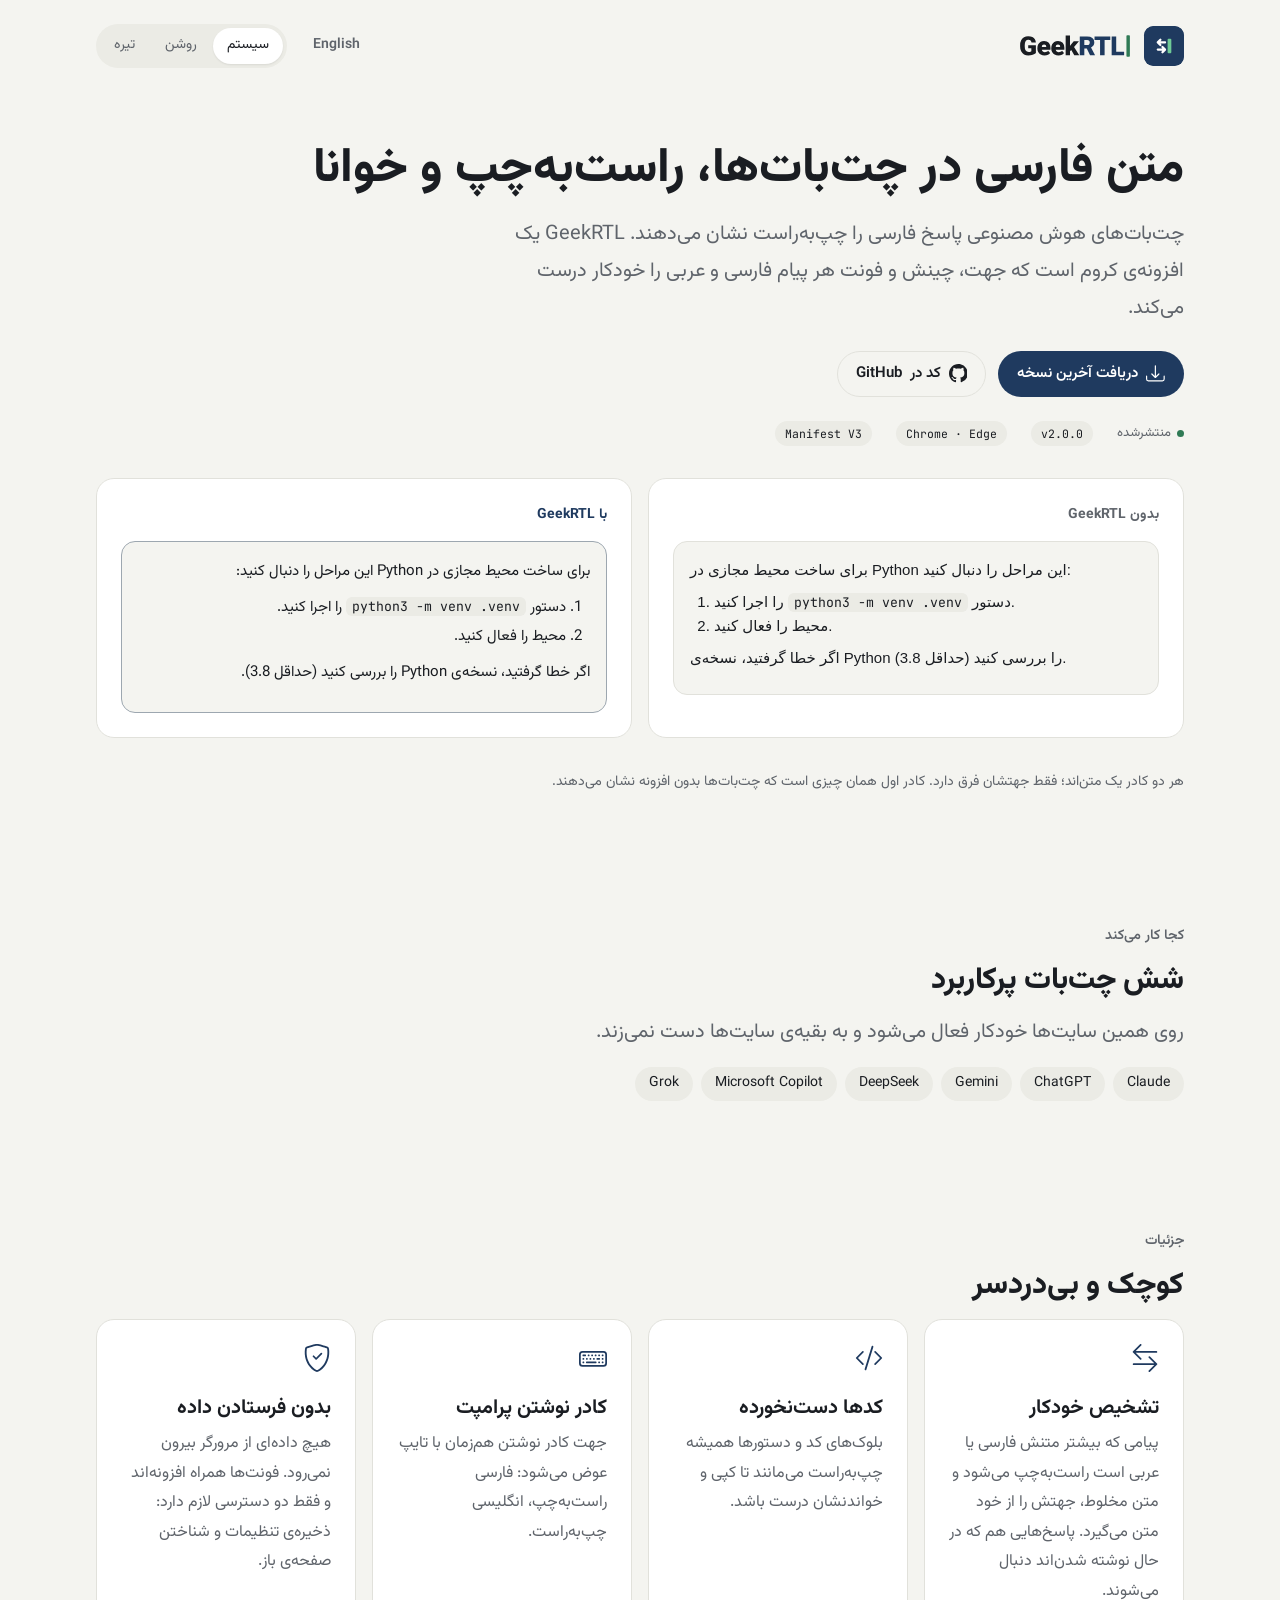
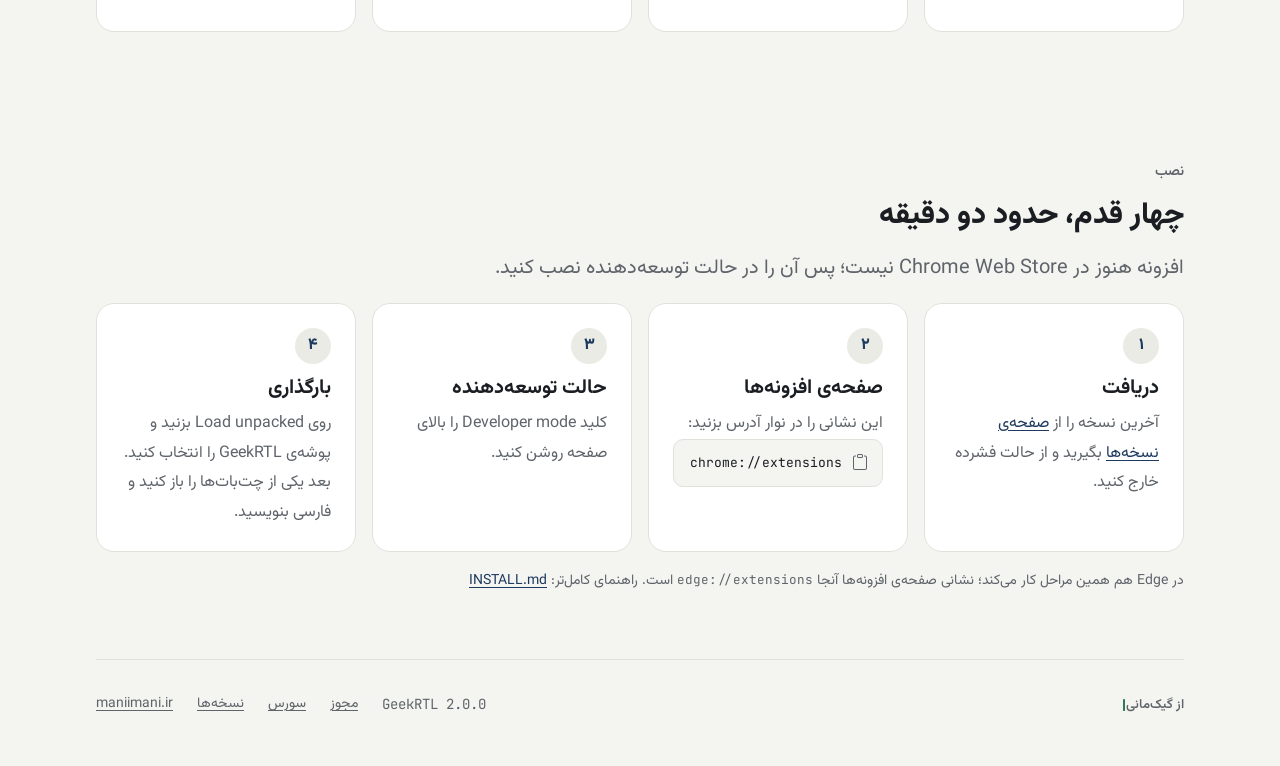
<file: docs/index.html>
<!doctype html>
<html lang="fa" dir="rtl">
<head>
<meta charset="utf-8">
<meta name="viewport" content="width=device-width, initial-scale=1">
<title>GeekRTL · متن فارسی در چت‌بات‌ها، راست‌به‌چپ</title>
<meta name="description" content="افزونه‌ی کروم که متن فارسی و عربی را در Claude، ChatGPT، Gemini و چت‌بات‌های دیگر درست و راست‌به‌چپ نمایش می‌دهد.">
<meta name="color-scheme" content="light dark">
<link rel="canonical" href="https://mani-imani.github.io/GeekRTL/">
<link rel="alternate" hreflang="fa" href="https://mani-imani.github.io/GeekRTL/">
<link rel="alternate" hreflang="en" href="https://mani-imani.github.io/GeekRTL/en/">
<meta property="og:title" content="GeekRTL · متن فارسی در چت‌بات‌ها، راست‌به‌چپ">
<meta property="og:description" content="افزونه‌ی کروم که متن فارسی و عربی را در چت‌بات‌های هوش مصنوعی درست و راست‌به‌چپ نمایش می‌دهد.">
<meta property="og:image" content="https://mani-imani.github.io/GeekRTL/assets/geekrtl-avatar-640.png">
<link rel="icon" type="image/svg+xml" href="assets/geekrtl-icon-32.svg">
<link rel="stylesheet" href="css/geek.css">
<link rel="stylesheet" href="css/product-page.css">
<script>try{var t=localStorage.getItem("geekmani-theme");if(t==="light"||t==="dark"){document.documentElement.setAttribute("data-theme",t)}}catch(e){}</script>
</head>
<body>
<a class="skip" href="#main">رفتن به محتوا</a>
<div class="gm-page">
<header class="top">
  <a class="brand" href="./" aria-label="GeekRTL">
    <span class="gm-mark"><img src="assets/geekrtl-icon.svg" alt="" width="40" height="40"></span>
    <img class="wordmark wm-light" src="assets/geekrtl-wordmark-light.svg" alt="GeekRTL" width="96" height="26">
    <img class="wordmark wm-dark" src="assets/geekrtl-wordmark-dark.svg" alt="GeekRTL" width="96" height="26">
  </a>
  <div class="top-tools">
    <a class="lang-link" href="en/" hreflang="en" lang="en">English</a>
    <div class="gm-seg" role="group" aria-label="پوسته"><button type="button" data-theme="system" aria-pressed="true">سیستم</button><button type="button" data-theme="light" aria-pressed="false">روشن</button><button type="button" data-theme="dark" aria-pressed="false">تیره</button></div>
  </div>
</header>

<main id="main">
<section class="hero">
  <h1 class="reveal">متن فارسی در چت‌بات‌ها، راست‌به‌چپ و خوانا</h1>
  <p class="lead reveal">چت‌بات‌های هوش مصنوعی پاسخ فارسی را چپ‌به‌راست نشان می‌دهند. <bdi>GeekRTL</bdi> یک افزونه‌ی کروم است که جهت، چینش و فونت هر پیام فارسی و عربی را خودکار درست می‌کند.</p>
  <div class="actions reveal">
    <a class="gm-btn gm-btn--primary" href="https://github.com/mani-imani/GeekRTL/releases/latest"><svg class="ico" viewBox="0 0 16 16" aria-hidden="true" focusable="false"><path d="M.5 9.9a.5.5 0 0 1 .5.5v2.5a1 1 0 0 0 1 1h12a1 1 0 0 0 1-1v-2.5a.5.5 0 0 1 1 0v2.5a2 2 0 0 1-2 2H2a2 2 0 0 1-2-2v-2.5a.5.5 0 0 1 .5-.5"/><path d="M7.646 11.854a.5.5 0 0 0 .708 0l3-3a.5.5 0 0 0-.708-.708L8.5 10.293V1.5a.5.5 0 0 0-1 0v8.793L5.354 8.146a.5.5 0 1 0-.708.708z"/></svg>دریافت آخرین نسخه</a>
    <a class="gm-btn gm-btn--secondary" href="https://github.com/mani-imani/GeekRTL"><svg class="ico" viewBox="0 0 16 16" aria-hidden="true" focusable="false"><path d="M8 0C3.58 0 0 3.58 0 8c0 3.54 2.29 6.53 5.47 7.59.4.07.55-.17.55-.38 0-.19-.01-.82-.01-1.49-2.01.37-2.53-.49-2.69-.94-.09-.23-.48-.94-.82-1.13-.28-.15-.68-.52-.01-.53.63-.01 1.08.58 1.23.82.72 1.21 1.87.87 2.33.66.07-.52.28-.87.51-1.07-1.78-.2-3.64-.89-3.64-3.95 0-.87.31-1.59.82-2.15-.08-.2-.36-1.02.08-2.12 0 0 .67-.21 2.2.82.64-.18 1.32-.27 2-.27s1.36.09 2 .27c1.53-1.04 2.2-.82 2.2-.82.44 1.1.16 1.92.08 2.12.51.56.82 1.27.82 2.15 0 3.07-1.87 3.75-3.65 3.95.29.25.54.73.54 1.48 0 1.07-.01 1.93-.01 2.2 0 .21.15.46.55.38A8.01 8.01 0 0 0 16 8c0-4.42-3.58-8-8-8"/></svg>کد در <bdi>GitHub</bdi></a>
  </div>
  <div class="meta">
    <span class="gm-status">منتشرشده</span>
    <span class="gm-chip">v2.0.0</span>
    <span class="gm-chip">Chrome · Edge</span>
    <span class="gm-chip">Manifest V3</span>
  </div>

  <div class="compare reveal" aria-label="یک پاسخ نمونه، بدون GeekRTL و با آن">
    <div class="gm-card bubble-card bubble-card--bad">
      <div class="bubble-head"><span class="bubble-tag">بدون <bdi>GeekRTL</bdi></span></div>
      <div class="bubble bubble--ltr" lang="fa">
        <p>برای ساخت محیط مجازی در Python این مراحل را دنبال کنید:</p>
        <ol><li>دستور <code>python3 -m venv .venv</code> را اجرا کنید.</li><li>محیط را فعال کنید.</li></ol>
        <p>اگر خطا گرفتید، نسخه‌ی Python را بررسی کنید (حداقل 3.8).</p>
      </div>
    </div>
    <div class="gm-card bubble-card bubble-card--good">
      <div class="bubble-head"><span class="bubble-tag">با <bdi>GeekRTL</bdi></span></div>
      <div class="bubble bubble--rtl" lang="fa">
        <p>برای ساخت محیط مجازی در Python این مراحل را دنبال کنید:</p>
        <ol><li>دستور <code dir="ltr">python3 -m venv .venv</code> را اجرا کنید.</li><li>محیط را فعال کنید.</li></ol>
        <p>اگر خطا گرفتید، نسخه‌ی Python را بررسی کنید (حداقل 3.8).</p>
      </div>
    </div>
  </div>
  <p class="note">هر دو کادر یک متن‌اند؛ فقط جهتشان فرق دارد. کادر اول همان چیزی است که چت‌بات‌ها بدون افزونه نشان می‌دهند.</p>
</section>

<section aria-labelledby="where">
  <p class="eyebrow">کجا کار می‌کند</p>
  <h2 id="where">شش چت‌بات پرکاربرد</h2>
  <p class="lead">روی همین سایت‌ها خودکار فعال می‌شود و به بقیه‌ی سایت‌ها دست نمی‌زند.</p>
  <ul class="platforms"><li class="gm-chip">Claude</li><li class="gm-chip">ChatGPT</li><li class="gm-chip">Gemini</li><li class="gm-chip">DeepSeek</li><li class="gm-chip">Microsoft Copilot</li><li class="gm-chip">Grok</li></ul>
</section>

<section aria-labelledby="feat">
  <p class="eyebrow">جزئیات</p>
  <h2 id="feat">کوچک و بی‌دردسر</h2>
  <ul class="features">
    <li class="gm-card feature"><svg class="ico" viewBox="0 0 16 16" aria-hidden="true" focusable="false"><path fill-rule="evenodd" d="M1 11.5a.5.5 0 0 0 .5.5h11.793l-3.147 3.146a.5.5 0 0 0 .708.708l4-4a.5.5 0 0 0 0-.708l-4-4a.5.5 0 0 0-.708.708L13.293 11H1.5a.5.5 0 0 0-.5.5m14-7a.5.5 0 0 1-.5.5H2.707l3.147 3.146a.5.5 0 1 1-.708.708l-4-4a.5.5 0 0 1 0-.708l4-4a.5.5 0 1 1 .708.708L2.707 4H14.5a.5.5 0 0 1 .5.5"/></svg><h3>تشخیص خودکار</h3><p>پیامی که بیشتر متنش فارسی یا عربی است راست‌به‌چپ می‌شود و متن مخلوط، جهتش را از خود متن می‌گیرد. پاسخ‌هایی هم که در حال نوشته شدن‌اند دنبال می‌شوند.</p></li>
    <li class="gm-card feature"><svg class="ico" viewBox="0 0 16 16" aria-hidden="true" focusable="false"><path d="M10.478 1.647a.5.5 0 1 0-.956-.294l-4 13a.5.5 0 0 0 .956.294zM4.854 4.146a.5.5 0 0 1 0 .708L1.707 8l3.147 3.146a.5.5 0 0 1-.708.708l-3.5-3.5a.5.5 0 0 1 0-.708l3.5-3.5a.5.5 0 0 1 .708 0m6.292 0a.5.5 0 0 0 0 .708L14.293 8l-3.147 3.146a.5.5 0 0 0 .708.708l3.5-3.5a.5.5 0 0 0 0-.708l-3.5-3.5a.5.5 0 0 0-.708 0"/></svg><h3>کدها دست‌نخورده</h3><p>بلوک‌های کد و دستورها همیشه چپ‌به‌راست می‌مانند تا کپی و خواندنشان درست باشد.</p></li>
    <li class="gm-card feature"><svg class="ico" viewBox="0 0 16 16" aria-hidden="true" focusable="false"><path d="M14 5a1 1 0 0 1 1 1v5a1 1 0 0 1-1 1H2a1 1 0 0 1-1-1V6a1 1 0 0 1 1-1zM2 4a2 2 0 0 0-2 2v5a2 2 0 0 0 2 2h12a2 2 0 0 0 2-2V6a2 2 0 0 0-2-2z"/><path d="M13 10.25a.25.25 0 0 1 .25-.25h.5a.25.25 0 0 1 .25.25v.5a.25.25 0 0 1-.25.25h-.5a.25.25 0 0 1-.25-.25zm0-2a.25.25 0 0 1 .25-.25h.5a.25.25 0 0 1 .25.25v.5a.25.25 0 0 1-.25.25h-.5a.25.25 0 0 1-.25-.25zm-5 0A.25.25 0 0 1 8.25 8h.5a.25.25 0 0 1 .25.25v.5a.25.25 0 0 1-.25.25h-.5A.25.25 0 0 1 8 8.75zm2 0a.25.25 0 0 1 .25-.25h1.5a.25.25 0 0 1 .25.25v.5a.25.25 0 0 1-.25.25h-1.5a.25.25 0 0 1-.25-.25zm1 2a.25.25 0 0 1 .25-.25h.5a.25.25 0 0 1 .25.25v.5a.25.25 0 0 1-.25.25h-.5a.25.25 0 0 1-.25-.25zm-5-2A.25.25 0 0 1 6.25 8h.5a.25.25 0 0 1 .25.25v.5a.25.25 0 0 1-.25.25h-.5A.25.25 0 0 1 6 8.75zm-2 0A.25.25 0 0 1 4.25 8h.5a.25.25 0 0 1 .25.25v.5a.25.25 0 0 1-.25.25h-.5A.25.25 0 0 1 4 8.75zm-2 0A.25.25 0 0 1 2.25 8h.5a.25.25 0 0 1 .25.25v.5a.25.25 0 0 1-.25.25h-.5A.25.25 0 0 1 2 8.75zm11-2a.25.25 0 0 1 .25-.25h.5a.25.25 0 0 1 .25.25v.5a.25.25 0 0 1-.25.25h-.5a.25.25 0 0 1-.25-.25zm-2 0a.25.25 0 0 1 .25-.25h.5a.25.25 0 0 1 .25.25v.5a.25.25 0 0 1-.25.25h-.5a.25.25 0 0 1-.25-.25zm-2 0A.25.25 0 0 1 9.25 6h.5a.25.25 0 0 1 .25.25v.5a.25.25 0 0 1-.25.25h-.5A.25.25 0 0 1 9 6.75zm-2 0A.25.25 0 0 1 7.25 6h.5a.25.25 0 0 1 .25.25v.5a.25.25 0 0 1-.25.25h-.5A.25.25 0 0 1 7 6.75zm-2 0A.25.25 0 0 1 5.25 6h.5a.25.25 0 0 1 .25.25v.5a.25.25 0 0 1-.25.25h-.5A.25.25 0 0 1 5 6.75zm-3 0A.25.25 0 0 1 2.25 6h1.5a.25.25 0 0 1 .25.25v.5a.25.25 0 0 1-.25.25h-1.5A.25.25 0 0 1 2 6.75zm0 4a.25.25 0 0 1 .25-.25h.5a.25.25 0 0 1 .25.25v.5a.25.25 0 0 1-.25.25h-.5a.25.25 0 0 1-.25-.25zm2 0a.25.25 0 0 1 .25-.25h5.5a.25.25 0 0 1 .25.25v.5a.25.25 0 0 1-.25.25h-5.5a.25.25 0 0 1-.25-.25z"/></svg><h3>کادر نوشتن پرامپت</h3><p>جهت کادر نوشتن هم‌زمان با تایپ عوض می‌شود: فارسی راست‌به‌چپ، انگلیسی چپ‌به‌راست.</p></li>
    <li class="gm-card feature"><svg class="ico" viewBox="0 0 16 16" aria-hidden="true" focusable="false"><path d="M5.338 1.59a61 61 0 0 0-2.837.856.48.48 0 0 0-.328.39c-.554 4.157.726 7.19 2.253 9.188a10.7 10.7 0 0 0 2.287 2.233c.346.244.652.42.893.533q.18.085.293.118a1 1 0 0 0 .101.025 1 1 0 0 0 .1-.025q.114-.034.294-.118c.24-.113.547-.29.893-.533a10.7 10.7 0 0 0 2.287-2.233c1.527-1.997 2.807-5.031 2.253-9.188a.48.48 0 0 0-.328-.39c-.651-.213-1.75-.56-2.837-.855C9.552 1.29 8.531 1.067 8 1.067c-.53 0-1.552.223-2.662.524zM5.072.56C6.157.265 7.31 0 8 0s1.843.265 2.928.56c1.11.3 2.229.655 2.887.87a1.54 1.54 0 0 1 1.044 1.262c.596 4.477-.787 7.795-2.465 9.99a11.8 11.8 0 0 1-2.517 2.453 7 7 0 0 1-1.048.625c-.28.132-.581.24-.829.24s-.548-.108-.829-.24a7 7 0 0 1-1.048-.625 11.8 11.8 0 0 1-2.517-2.453C1.928 10.487.545 7.169 1.141 2.692A1.54 1.54 0 0 1 2.185 1.43 63 63 0 0 1 5.072.56"/><path d="M10.854 5.146a.5.5 0 0 1 0 .708l-3 3a.5.5 0 0 1-.708 0l-1.5-1.5a.5.5 0 1 1 .708-.708L7.5 7.793l2.646-2.647a.5.5 0 0 1 .708 0"/></svg><h3>بدون فرستادن داده</h3><p>هیچ داده‌ای از مرورگر بیرون نمی‌رود. فونت‌ها همراه افزونه‌اند و فقط دو دسترسی لازم دارد: ذخیره‌ی تنظیمات و شناختن صفحه‌ی باز.</p></li>
  </ul>
</section>

<section aria-labelledby="inst">
  <p class="eyebrow">نصب</p>
  <h2 id="inst">چهار قدم، حدود دو دقیقه</h2>
  <p class="lead">افزونه هنوز در <bdi>Chrome Web Store</bdi> نیست؛ پس آن را در حالت توسعه‌دهنده نصب کنید.</p>
  <ol class="steps" style="padding:0;list-style:none;margin:0">
    <li class="gm-card step"><span class="step-num" aria-hidden="true">۱</span><h3>دریافت</h3><p>آخرین نسخه را از <a href="https://github.com/mani-imani/GeekRTL/releases/latest">صفحه‌ی نسخه‌ها</a> بگیرید و از حالت فشرده خارج کنید.</p></li>
    <li class="gm-card step"><span class="step-num" aria-hidden="true">۲</span><h3>صفحه‌ی افزونه‌ها</h3><p>این نشانی را در نوار آدرس بزنید:</p><div class="code"><pre><code>chrome://extensions</code></pre><button class="copy" type="button" aria-label="کپی نشانی" title="کپی"><svg class="ico" viewBox="0 0 16 16" aria-hidden="true" focusable="false"><path d="M4 1.5H3a2 2 0 0 0-2 2V14a2 2 0 0 0 2 2h10a2 2 0 0 0 2-2V3.5a2 2 0 0 0-2-2h-1v1h1a1 1 0 0 1 1 1V14a1 1 0 0 1-1 1H3a1 1 0 0 1-1-1V3.5a1 1 0 0 1 1-1h1z"/><path d="M9.5 1a.5.5 0 0 1 .5.5v1a.5.5 0 0 1-.5.5h-3a.5.5 0 0 1-.5-.5v-1a.5.5 0 0 1 .5-.5zm-3-1A1.5 1.5 0 0 0 5 1.5v1A1.5 1.5 0 0 0 6.5 4h3A1.5 1.5 0 0 0 11 2.5v-1A1.5 1.5 0 0 0 9.5 0z"/></svg></button></div></li>
    <li class="gm-card step"><span class="step-num" aria-hidden="true">۳</span><h3>حالت توسعه‌دهنده</h3><p>کلید <bdi>Developer mode</bdi> را بالای صفحه روشن کنید.</p></li>
    <li class="gm-card step"><span class="step-num" aria-hidden="true">۴</span><h3>بارگذاری</h3><p>روی <bdi>Load unpacked</bdi> بزنید و پوشه‌ی <bdi>GeekRTL</bdi> را انتخاب کنید. بعد یکی از چت‌بات‌ها را باز کنید و فارسی بنویسید.</p></li>
  </ol>
  <p class="note" style="margin-block-start:var(--gm-space-4)">در <bdi>Edge</bdi> هم همین مراحل کار می‌کند؛ نشانی صفحه‌ی افزونه‌ها آنجا <code dir="ltr">edge://extensions</code> است. راهنمای کامل‌تر: <a href="https://github.com/mani-imani/GeekRTL/blob/main/INSTALL.md">INSTALL.md</a></p>
</section>
</main>

<footer class="foot">
  <a class="gm-sign" href="https://github.com/mani-imani">از گیک‌مانی<i class="gm-cursor"></i></a>
  <div class="foot-links">
    <span class="gm-mono">GeekRTL 2.0.0</span>
    <a href="https://github.com/mani-imani/GeekRTL/blob/main/LICENSE">مجوز</a>
    <a href="https://github.com/mani-imani/GeekRTL">سورس</a>
    <a href="https://github.com/mani-imani/GeekRTL/releases">نسخه‌ها</a>
    <a href="https://maniimani.ir">maniimani.ir</a>
  </div>
</footer>
</div>
<script src="js/product-page.js" defer></script>
</body>
</html>
</file>
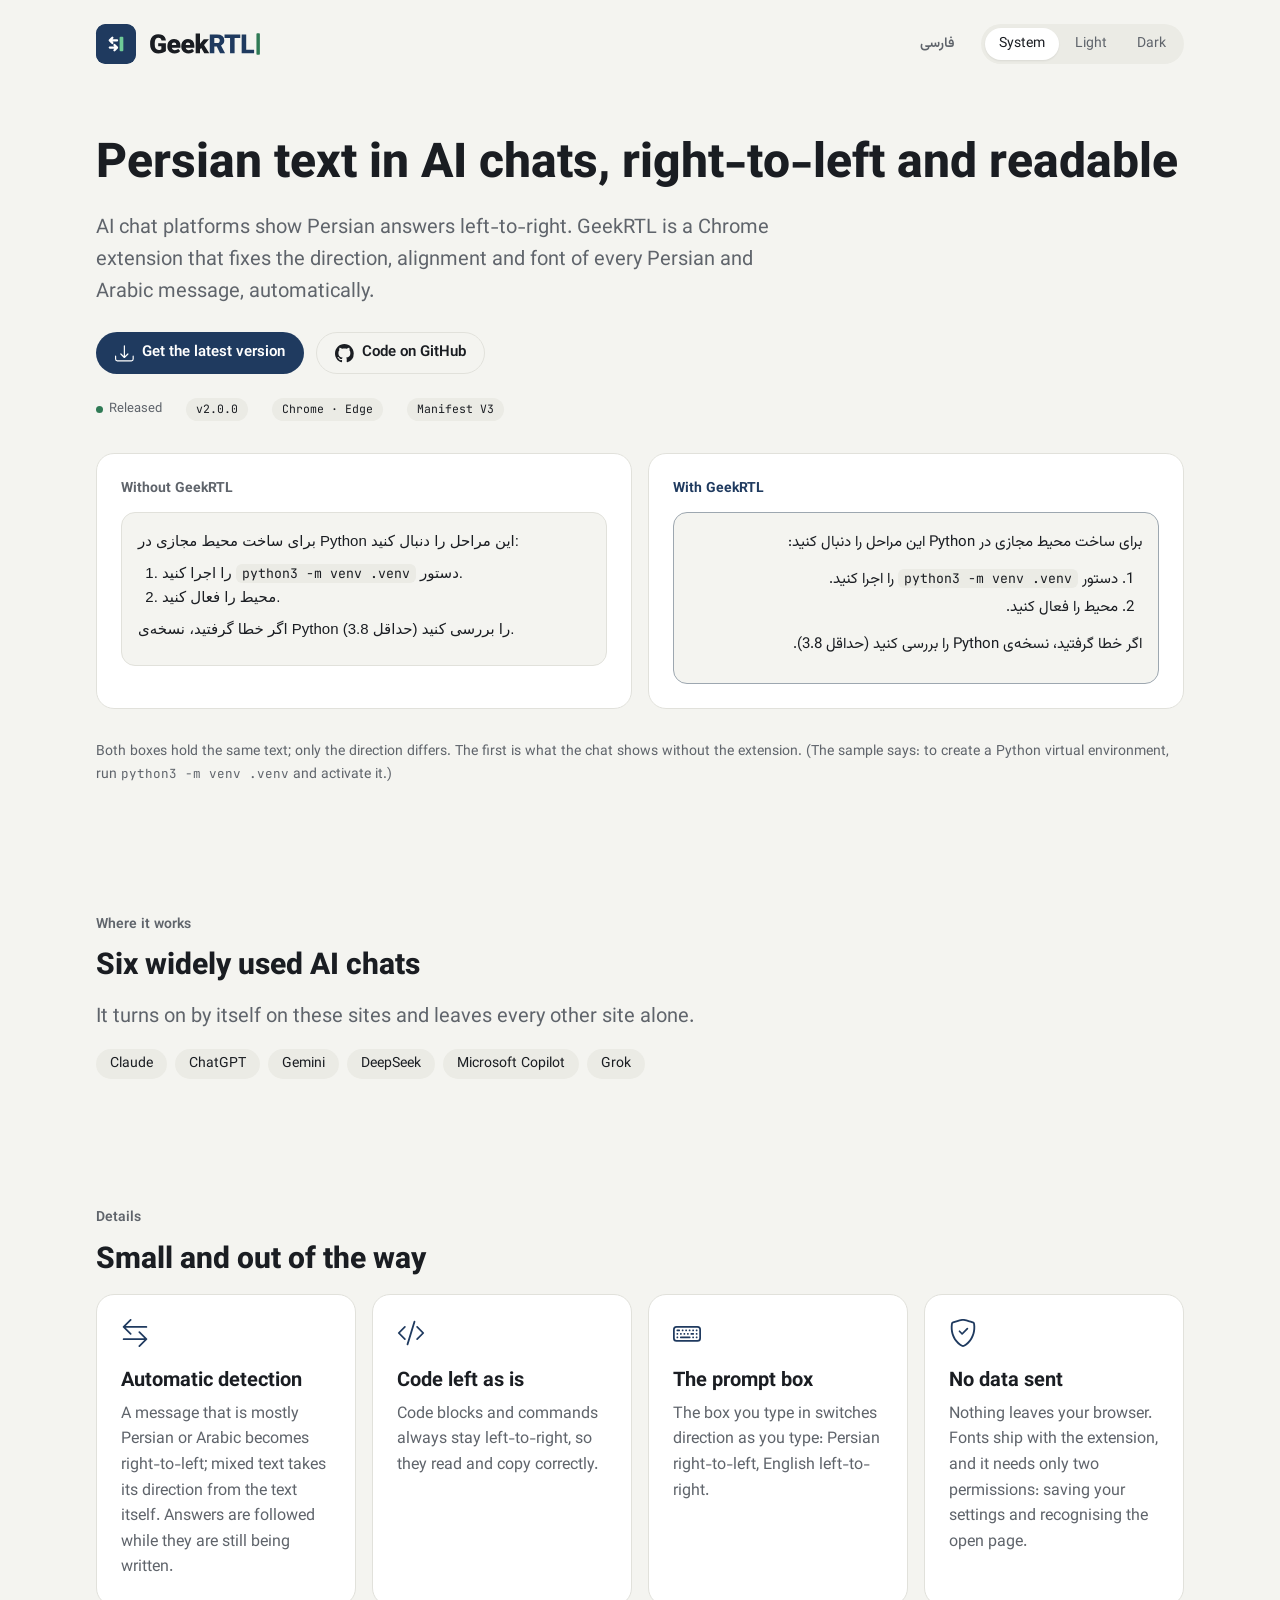
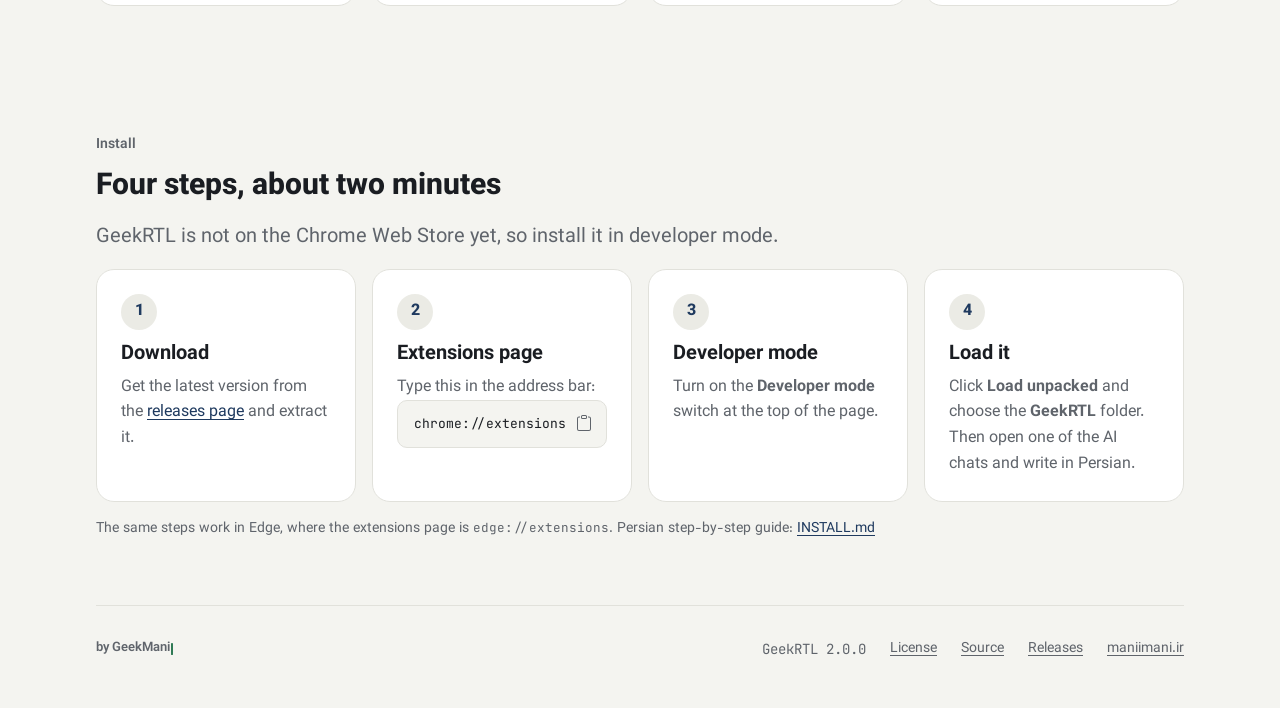
<file: docs/en/index.html>
<!doctype html>
<html lang="en" dir="ltr">
<head>
<meta charset="utf-8">
<meta name="viewport" content="width=device-width, initial-scale=1">
<title>GeekRTL · Persian text in AI chats, right-to-left</title>
<meta name="description" content="A Chrome extension that shows Persian and Arabic text right-to-left on Claude, ChatGPT, Gemini and other AI chat platforms.">
<meta name="color-scheme" content="light dark">
<link rel="canonical" href="https://mani-imani.github.io/GeekRTL/en/">
<link rel="alternate" hreflang="fa" href="https://mani-imani.github.io/GeekRTL/">
<link rel="alternate" hreflang="en" href="https://mani-imani.github.io/GeekRTL/en/">
<meta property="og:title" content="GeekRTL · Persian text in AI chats, right-to-left">
<meta property="og:description" content="A Chrome extension that shows Persian and Arabic text right-to-left on AI chat platforms.">
<meta property="og:image" content="https://mani-imani.github.io/GeekRTL/assets/geekrtl-avatar-640.png">
<link rel="icon" type="image/svg+xml" href="../assets/geekrtl-icon-32.svg">
<link rel="stylesheet" href="../css/geek.css">
<link rel="stylesheet" href="../css/product-page.css">
<script>try{var t=localStorage.getItem("geekmani-theme");if(t==="light"||t==="dark"){document.documentElement.setAttribute("data-theme",t)}}catch(e){}</script>
</head>
<body>
<a class="skip" href="#main">Skip to content</a>
<div class="gm-page">
<header class="top">
  <a class="brand" href="./" aria-label="GeekRTL">
    <span class="gm-mark"><img src="../assets/geekrtl-icon.svg" alt="" width="40" height="40"></span>
    <img class="wordmark wm-light" src="../assets/geekrtl-wordmark-light.svg" alt="GeekRTL" width="96" height="26">
    <img class="wordmark wm-dark" src="../assets/geekrtl-wordmark-dark.svg" alt="GeekRTL" width="96" height="26">
  </a>
  <div class="top-tools">
    <a class="lang-link" href="../" hreflang="fa" lang="fa">فارسی</a>
    <div class="gm-seg" role="group" aria-label="Theme"><button type="button" data-theme="system" aria-pressed="true">System</button><button type="button" data-theme="light" aria-pressed="false">Light</button><button type="button" data-theme="dark" aria-pressed="false">Dark</button></div>
  </div>
</header>

<main id="main">
<section class="hero">
  <h1 class="reveal">Persian text in AI chats, right-to-left and readable</h1>
  <p class="lead reveal">AI chat platforms show Persian answers left-to-right. GeekRTL is a Chrome extension that fixes the direction, alignment and font of every Persian and Arabic message, automatically.</p>
  <div class="actions reveal">
    <a class="gm-btn gm-btn--primary" href="https://github.com/mani-imani/GeekRTL/releases/latest"><svg class="ico" viewBox="0 0 16 16" aria-hidden="true" focusable="false"><path d="M.5 9.9a.5.5 0 0 1 .5.5v2.5a1 1 0 0 0 1 1h12a1 1 0 0 0 1-1v-2.5a.5.5 0 0 1 1 0v2.5a2 2 0 0 1-2 2H2a2 2 0 0 1-2-2v-2.5a.5.5 0 0 1 .5-.5"/><path d="M7.646 11.854a.5.5 0 0 0 .708 0l3-3a.5.5 0 0 0-.708-.708L8.5 10.293V1.5a.5.5 0 0 0-1 0v8.793L5.354 8.146a.5.5 0 1 0-.708.708z"/></svg>Get the latest version</a>
    <a class="gm-btn gm-btn--secondary" href="https://github.com/mani-imani/GeekRTL"><svg class="ico" viewBox="0 0 16 16" aria-hidden="true" focusable="false"><path d="M8 0C3.58 0 0 3.58 0 8c0 3.54 2.29 6.53 5.47 7.59.4.07.55-.17.55-.38 0-.19-.01-.82-.01-1.49-2.01.37-2.53-.49-2.69-.94-.09-.23-.48-.94-.82-1.13-.28-.15-.68-.52-.01-.53.63-.01 1.08.58 1.23.82.72 1.21 1.87.87 2.33.66.07-.52.28-.87.51-1.07-1.78-.2-3.64-.89-3.64-3.95 0-.87.31-1.59.82-2.15-.08-.2-.36-1.02.08-2.12 0 0 .67-.21 2.2.82.64-.18 1.32-.27 2-.27s1.36.09 2 .27c1.53-1.04 2.2-.82 2.2-.82.44 1.1.16 1.92.08 2.12.51.56.82 1.27.82 2.15 0 3.07-1.87 3.75-3.65 3.95.29.25.54.73.54 1.48 0 1.07-.01 1.93-.01 2.2 0 .21.15.46.55.38A8.01 8.01 0 0 0 16 8c0-4.42-3.58-8-8-8"/></svg>Code on GitHub</a>
  </div>
  <div class="meta">
    <span class="gm-status">Released</span>
    <span class="gm-chip">v2.0.0</span>
    <span class="gm-chip">Chrome · Edge</span>
    <span class="gm-chip">Manifest V3</span>
  </div>

  <div class="compare reveal" aria-label="A sample answer, without GeekRTL and with it">
    <div class="gm-card bubble-card bubble-card--bad">
      <div class="bubble-head"><span class="bubble-tag">Without GeekRTL</span></div>
      <div class="bubble bubble--ltr" lang="fa">
        <p>برای ساخت محیط مجازی در Python این مراحل را دنبال کنید:</p>
        <ol><li>دستور <code>python3 -m venv .venv</code> را اجرا کنید.</li><li>محیط را فعال کنید.</li></ol>
        <p>اگر خطا گرفتید، نسخه‌ی Python را بررسی کنید (حداقل 3.8).</p>
      </div>
    </div>
    <div class="gm-card bubble-card bubble-card--good">
      <div class="bubble-head"><span class="bubble-tag">With GeekRTL</span></div>
      <div class="bubble bubble--rtl" lang="fa" dir="rtl">
        <p>برای ساخت محیط مجازی در Python این مراحل را دنبال کنید:</p>
        <ol><li>دستور <code dir="ltr">python3 -m venv .venv</code> را اجرا کنید.</li><li>محیط را فعال کنید.</li></ol>
        <p>اگر خطا گرفتید، نسخه‌ی Python را بررسی کنید (حداقل 3.8).</p>
      </div>
    </div>
  </div>
  <p class="note">Both boxes hold the same text; only the direction differs. The first is what the chat shows without the extension. (The sample says: to create a Python virtual environment, run <code>python3 -m venv .venv</code> and activate it.)</p>
</section>

<section aria-labelledby="where">
  <p class="eyebrow">Where it works</p>
  <h2 id="where">Six widely used AI chats</h2>
  <p class="lead">It turns on by itself on these sites and leaves every other site alone.</p>
  <ul class="platforms"><li class="gm-chip">Claude</li><li class="gm-chip">ChatGPT</li><li class="gm-chip">Gemini</li><li class="gm-chip">DeepSeek</li><li class="gm-chip">Microsoft Copilot</li><li class="gm-chip">Grok</li></ul>
</section>

<section aria-labelledby="feat">
  <p class="eyebrow">Details</p>
  <h2 id="feat">Small and out of the way</h2>
  <ul class="features">
    <li class="gm-card feature"><svg class="ico" viewBox="0 0 16 16" aria-hidden="true" focusable="false"><path fill-rule="evenodd" d="M1 11.5a.5.5 0 0 0 .5.5h11.793l-3.147 3.146a.5.5 0 0 0 .708.708l4-4a.5.5 0 0 0 0-.708l-4-4a.5.5 0 0 0-.708.708L13.293 11H1.5a.5.5 0 0 0-.5.5m14-7a.5.5 0 0 1-.5.5H2.707l3.147 3.146a.5.5 0 1 1-.708.708l-4-4a.5.5 0 0 1 0-.708l4-4a.5.5 0 1 1 .708.708L2.707 4H14.5a.5.5 0 0 1 .5.5"/></svg><h3>Automatic detection</h3><p>A message that is mostly Persian or Arabic becomes right-to-left; mixed text takes its direction from the text itself. Answers are followed while they are still being written.</p></li>
    <li class="gm-card feature"><svg class="ico" viewBox="0 0 16 16" aria-hidden="true" focusable="false"><path d="M10.478 1.647a.5.5 0 1 0-.956-.294l-4 13a.5.5 0 0 0 .956.294zM4.854 4.146a.5.5 0 0 1 0 .708L1.707 8l3.147 3.146a.5.5 0 0 1-.708.708l-3.5-3.5a.5.5 0 0 1 0-.708l3.5-3.5a.5.5 0 0 1 .708 0m6.292 0a.5.5 0 0 0 0 .708L14.293 8l-3.147 3.146a.5.5 0 0 0 .708.708l3.5-3.5a.5.5 0 0 0 0-.708l-3.5-3.5a.5.5 0 0 0-.708 0"/></svg><h3>Code left as is</h3><p>Code blocks and commands always stay left-to-right, so they read and copy correctly.</p></li>
    <li class="gm-card feature"><svg class="ico" viewBox="0 0 16 16" aria-hidden="true" focusable="false"><path d="M14 5a1 1 0 0 1 1 1v5a1 1 0 0 1-1 1H2a1 1 0 0 1-1-1V6a1 1 0 0 1 1-1zM2 4a2 2 0 0 0-2 2v5a2 2 0 0 0 2 2h12a2 2 0 0 0 2-2V6a2 2 0 0 0-2-2z"/><path d="M13 10.25a.25.25 0 0 1 .25-.25h.5a.25.25 0 0 1 .25.25v.5a.25.25 0 0 1-.25.25h-.5a.25.25 0 0 1-.25-.25zm0-2a.25.25 0 0 1 .25-.25h.5a.25.25 0 0 1 .25.25v.5a.25.25 0 0 1-.25.25h-.5a.25.25 0 0 1-.25-.25zm-5 0A.25.25 0 0 1 8.25 8h.5a.25.25 0 0 1 .25.25v.5a.25.25 0 0 1-.25.25h-.5A.25.25 0 0 1 8 8.75zm2 0a.25.25 0 0 1 .25-.25h1.5a.25.25 0 0 1 .25.25v.5a.25.25 0 0 1-.25.25h-1.5a.25.25 0 0 1-.25-.25zm1 2a.25.25 0 0 1 .25-.25h.5a.25.25 0 0 1 .25.25v.5a.25.25 0 0 1-.25.25h-.5a.25.25 0 0 1-.25-.25zm-5-2A.25.25 0 0 1 6.25 8h.5a.25.25 0 0 1 .25.25v.5a.25.25 0 0 1-.25.25h-.5A.25.25 0 0 1 6 8.75zm-2 0A.25.25 0 0 1 4.25 8h.5a.25.25 0 0 1 .25.25v.5a.25.25 0 0 1-.25.25h-.5A.25.25 0 0 1 4 8.75zm-2 0A.25.25 0 0 1 2.25 8h.5a.25.25 0 0 1 .25.25v.5a.25.25 0 0 1-.25.25h-.5A.25.25 0 0 1 2 8.75zm11-2a.25.25 0 0 1 .25-.25h.5a.25.25 0 0 1 .25.25v.5a.25.25 0 0 1-.25.25h-.5a.25.25 0 0 1-.25-.25zm-2 0a.25.25 0 0 1 .25-.25h.5a.25.25 0 0 1 .25.25v.5a.25.25 0 0 1-.25.25h-.5a.25.25 0 0 1-.25-.25zm-2 0A.25.25 0 0 1 9.25 6h.5a.25.25 0 0 1 .25.25v.5a.25.25 0 0 1-.25.25h-.5A.25.25 0 0 1 9 6.75zm-2 0A.25.25 0 0 1 7.25 6h.5a.25.25 0 0 1 .25.25v.5a.25.25 0 0 1-.25.25h-.5A.25.25 0 0 1 7 6.75zm-2 0A.25.25 0 0 1 5.25 6h.5a.25.25 0 0 1 .25.25v.5a.25.25 0 0 1-.25.25h-.5A.25.25 0 0 1 5 6.75zm-3 0A.25.25 0 0 1 2.25 6h1.5a.25.25 0 0 1 .25.25v.5a.25.25 0 0 1-.25.25h-1.5A.25.25 0 0 1 2 6.75zm0 4a.25.25 0 0 1 .25-.25h.5a.25.25 0 0 1 .25.25v.5a.25.25 0 0 1-.25.25h-.5a.25.25 0 0 1-.25-.25zm2 0a.25.25 0 0 1 .25-.25h5.5a.25.25 0 0 1 .25.25v.5a.25.25 0 0 1-.25.25h-5.5a.25.25 0 0 1-.25-.25z"/></svg><h3>The prompt box</h3><p>The box you type in switches direction as you type: Persian right-to-left, English left-to-right.</p></li>
    <li class="gm-card feature"><svg class="ico" viewBox="0 0 16 16" aria-hidden="true" focusable="false"><path d="M5.338 1.59a61 61 0 0 0-2.837.856.48.48 0 0 0-.328.39c-.554 4.157.726 7.19 2.253 9.188a10.7 10.7 0 0 0 2.287 2.233c.346.244.652.42.893.533q.18.085.293.118a1 1 0 0 0 .101.025 1 1 0 0 0 .1-.025q.114-.034.294-.118c.24-.113.547-.29.893-.533a10.7 10.7 0 0 0 2.287-2.233c1.527-1.997 2.807-5.031 2.253-9.188a.48.48 0 0 0-.328-.39c-.651-.213-1.75-.56-2.837-.855C9.552 1.29 8.531 1.067 8 1.067c-.53 0-1.552.223-2.662.524zM5.072.56C6.157.265 7.31 0 8 0s1.843.265 2.928.56c1.11.3 2.229.655 2.887.87a1.54 1.54 0 0 1 1.044 1.262c.596 4.477-.787 7.795-2.465 9.99a11.8 11.8 0 0 1-2.517 2.453 7 7 0 0 1-1.048.625c-.28.132-.581.24-.829.24s-.548-.108-.829-.24a7 7 0 0 1-1.048-.625 11.8 11.8 0 0 1-2.517-2.453C1.928 10.487.545 7.169 1.141 2.692A1.54 1.54 0 0 1 2.185 1.43 63 63 0 0 1 5.072.56"/><path d="M10.854 5.146a.5.5 0 0 1 0 .708l-3 3a.5.5 0 0 1-.708 0l-1.5-1.5a.5.5 0 1 1 .708-.708L7.5 7.793l2.646-2.647a.5.5 0 0 1 .708 0"/></svg><h3>No data sent</h3><p>Nothing leaves your browser. Fonts ship with the extension, and it needs only two permissions: saving your settings and recognising the open page.</p></li>
  </ul>
</section>

<section aria-labelledby="inst">
  <p class="eyebrow">Install</p>
  <h2 id="inst">Four steps, about two minutes</h2>
  <p class="lead">GeekRTL is not on the Chrome Web Store yet, so install it in developer mode.</p>
  <ol class="steps" style="padding:0;list-style:none;margin:0">
    <li class="gm-card step"><span class="step-num" aria-hidden="true">1</span><h3>Download</h3><p>Get the latest version from the <a href="https://github.com/mani-imani/GeekRTL/releases/latest">releases page</a> and extract it.</p></li>
    <li class="gm-card step"><span class="step-num" aria-hidden="true">2</span><h3>Extensions page</h3><p>Type this in the address bar:</p><div class="code"><pre><code>chrome://extensions</code></pre><button class="copy" type="button" aria-label="Copy address" title="Copy"><svg class="ico" viewBox="0 0 16 16" aria-hidden="true" focusable="false"><path d="M4 1.5H3a2 2 0 0 0-2 2V14a2 2 0 0 0 2 2h10a2 2 0 0 0 2-2V3.5a2 2 0 0 0-2-2h-1v1h1a1 1 0 0 1 1 1V14a1 1 0 0 1-1 1H3a1 1 0 0 1-1-1V3.5a1 1 0 0 1 1-1h1z"/><path d="M9.5 1a.5.5 0 0 1 .5.5v1a.5.5 0 0 1-.5.5h-3a.5.5 0 0 1-.5-.5v-1a.5.5 0 0 1 .5-.5zm-3-1A1.5 1.5 0 0 0 5 1.5v1A1.5 1.5 0 0 0 6.5 4h3A1.5 1.5 0 0 0 11 2.5v-1A1.5 1.5 0 0 0 9.5 0z"/></svg></button></div></li>
    <li class="gm-card step"><span class="step-num" aria-hidden="true">3</span><h3>Developer mode</h3><p>Turn on the <b>Developer mode</b> switch at the top of the page.</p></li>
    <li class="gm-card step"><span class="step-num" aria-hidden="true">4</span><h3>Load it</h3><p>Click <b>Load unpacked</b> and choose the <b>GeekRTL</b> folder. Then open one of the AI chats and write in Persian.</p></li>
  </ol>
  <p class="note" style="margin-block-start:var(--gm-space-4)">The same steps work in Edge, where the extensions page is <code>edge://extensions</code>. Persian step-by-step guide: <a href="https://github.com/mani-imani/GeekRTL/blob/main/INSTALL.md">INSTALL.md</a></p>
</section>
</main>

<footer class="foot">
  <a class="gm-sign" href="https://github.com/mani-imani">by GeekMani<i class="gm-cursor"></i></a>
  <div class="foot-links">
    <span class="gm-mono">GeekRTL 2.0.0</span>
    <a href="https://github.com/mani-imani/GeekRTL/blob/main/LICENSE">License</a>
    <a href="https://github.com/mani-imani/GeekRTL">Source</a>
    <a href="https://github.com/mani-imani/GeekRTL/releases">Releases</a>
    <a href="https://maniimani.ir/en/">maniimani.ir</a>
  </div>
</footer>
</div>
<script src="../js/product-page.js" defer></script>
</body>
</html>
</file>
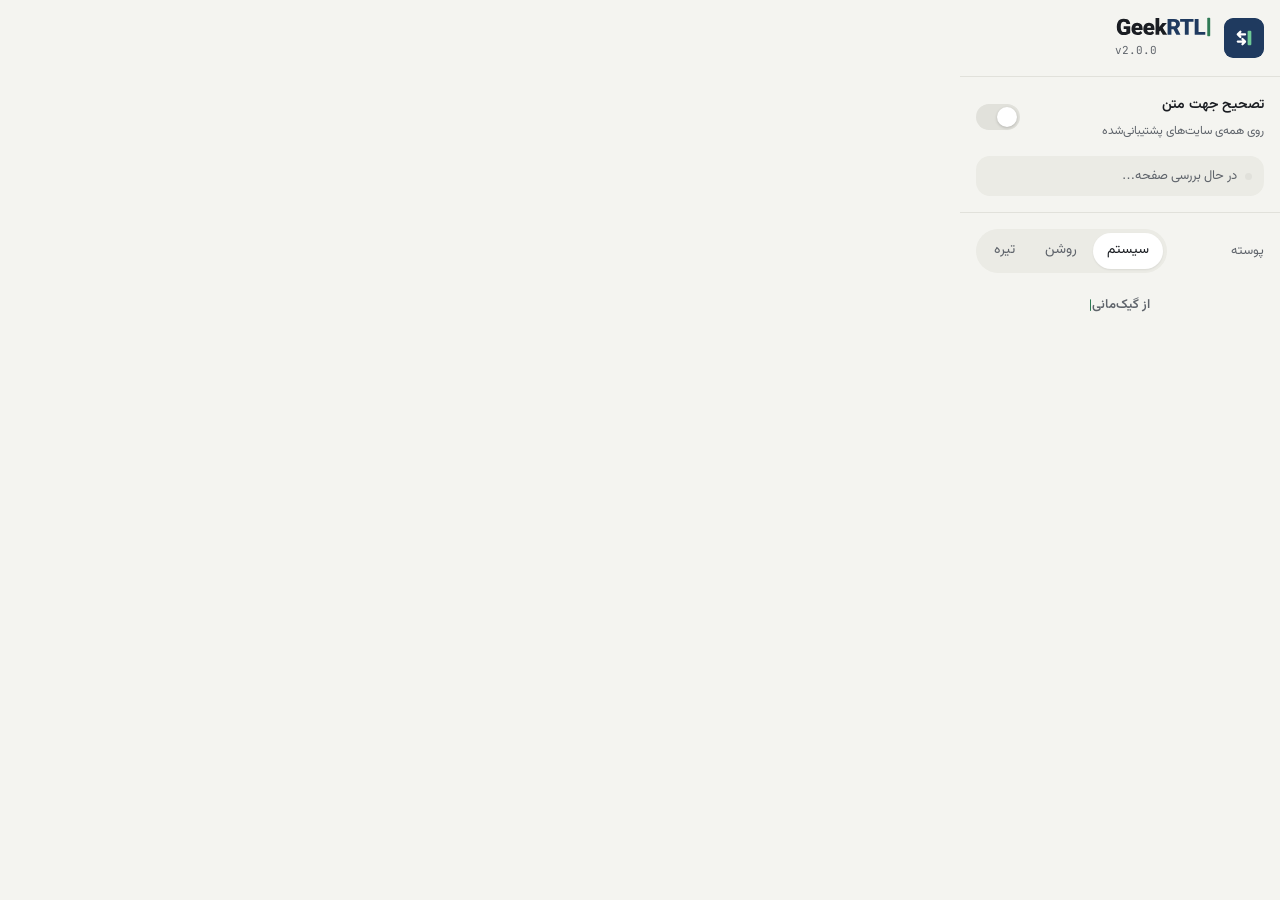
<file: popup/popup.html>
<!DOCTYPE html>
<html lang="fa" dir="rtl">
<head>
  <meta charset="UTF-8">
  <meta name="viewport" content="width=device-width, initial-scale=1.0">
  <title>GeekRTL</title>
  <link rel="stylesheet" href="../css/geek.css">
  <style>
    /* ── Popup shell ─────────────────────────────────────────────── */
    html, body {
      width: 320px;
      min-height: 0;
      margin: 0;
      background: var(--gm-bg);
    }

    body {
      padding: var(--gm-space-4);
      display: flex;
      flex-direction: column;
      gap: var(--gm-space-4);
    }

    /* ── Header ──────────────────────────────────────────────────── */
    .popup-header {
      display: flex;
      align-items: center;
      gap: var(--gm-space-3);
    }

    .popup-mark {
      --gm-mark-size: 40px;
      flex: none;
    }

    .popup-mark img {
      display: block;
      width: 100%;
      height: 100%;
    }

    .popup-title-block {
      display: flex;
      flex-direction: column;
      gap: 2px;
    }

    /* wordmark SVG inline — light/dark via CSS display trick */
    .popup-wordmark-light { display: block; }
    .popup-wordmark-dark  { display: none; }

    @media (prefers-color-scheme: dark) {
      html:not([data-theme="light"]) .popup-wordmark-light { display: none; }
      html:not([data-theme="light"]) .popup-wordmark-dark  { display: block; }
    }
    html[data-theme="dark"] .popup-wordmark-light { display: none; }
    html[data-theme="dark"] .popup-wordmark-dark  { display: block; }

    .popup-wordmark img {
      height: 22px;
      width: auto;
      display: block;
    }

    .popup-version {
      font-family: var(--gm-font-mono);
      font-size: 11px;
      color: var(--gm-muted);
      direction: ltr;
    }

    /* ── Divider ─────────────────────────────────────────────────── */
    .popup-divider {
      height: 1px;
      background: var(--gm-line);
      margin: 0 calc(-1 * var(--gm-space-4));
    }

    /* ── Toggle row ──────────────────────────────────────────────── */
    .toggle-row {
      display: flex;
      align-items: center;
      justify-content: space-between;
      gap: var(--gm-space-3);
    }

    .toggle-label {
      display: flex;
      flex-direction: column;
      gap: 3px;
    }

    .toggle-label-main {
      font-size: var(--gm-size-sm);
      font-weight: 600;
      color: var(--gm-text);
    }

    .toggle-label-sub {
      font-size: 12px;
      color: var(--gm-muted);
      line-height: 1.5;
    }

    /* Toggle switch */
    .toggle-switch {
      position: relative;
      flex: none;
      width: 44px;
      height: 26px;
    }

    .toggle-switch input {
      position: absolute;
      opacity: 0;
      width: 0;
      height: 0;
    }

    .toggle-track {
      display: block;
      width: 44px;
      height: 26px;
      border-radius: var(--gm-radius-pill);
      background: var(--gm-line);
      cursor: pointer;
      transition: background var(--gm-time-hover) var(--gm-ease);
      position: relative;
    }

    .toggle-track::after {
      content: "";
      position: absolute;
      top: 3px;
      inset-inline-start: 3px;
      width: 20px;
      height: 20px;
      border-radius: 50%;
      background: var(--gm-surface);
      box-shadow: 0 1px 3px rgba(0,0,0,.2);
      transition: inset-inline-start var(--gm-time-hover) var(--gm-ease),
                  background var(--gm-time-hover) var(--gm-ease);
    }

    input:checked + .toggle-track {
      background: var(--gm-accent);
    }

    input:checked + .toggle-track::after {
      inset-inline-start: calc(44px - 23px);
    }

    input:focus-visible + .toggle-track {
      outline: 2px solid var(--gm-accent);
      outline-offset: 2px;
    }

    @media (prefers-reduced-motion: reduce) {
      .toggle-track, .toggle-track::after { transition: none; }
    }

    /* ── Status line ─────────────────────────────────────────────── */
    .popup-status {
      display: flex;
      align-items: center;
      gap: var(--gm-space-2);
      padding: var(--gm-space-2) var(--gm-space-3);
      border-radius: var(--gm-radius-md);
      background: var(--gm-chip);
      font-size: 13px;
      color: var(--gm-muted);
    }

    .popup-status-dot {
      width: 7px;
      height: 7px;
      border-radius: 50%;
      background: var(--gm-line);
      flex: none;
      transition: background var(--gm-time-hover) var(--gm-ease);
    }

    .popup-status-dot.active {
      background: var(--gm-signal);
    }

    .popup-status-text {
      flex: 1;
    }

    /* ── Theme switch ─────────────────────────────────────────────── */
    .theme-row {
      display: flex;
      align-items: center;
      justify-content: space-between;
      gap: var(--gm-space-3);
    }

    .theme-label {
      font-size: 13px;
      color: var(--gm-muted);
    }

    /* ── Footer / endorsement ─────────────────────────────────────── */
    .popup-footer {
      display: flex;
      align-items: center;
      justify-content: center;
      padding-block-start: var(--gm-space-1);
    }
  </style>
</head>
<body>

  <!-- Header -->
  <header class="popup-header">
    <div class="gm-mark popup-mark">
      <img src="../icons/geekrtl-icon.svg" alt="" width="40" height="40">
    </div>
    <div class="popup-title-block">
      <div class="popup-wordmark">
        <span class="popup-wordmark-light">
          <img src="../icons/geekrtl-wordmark-light.svg" alt="GeekRTL" width="120" height="27">
        </span>
        <span class="popup-wordmark-dark">
          <img src="../icons/geekrtl-wordmark-dark.svg" alt="GeekRTL" width="120" height="27">
        </span>
      </div>
      <span class="popup-version" id="version">v2.0.0</span>
    </div>
  </header>

  <div class="popup-divider"></div>

  <!-- Toggle -->
  <div class="toggle-row">
    <div class="toggle-label">
      <span class="toggle-label-main">تصحیح جهت متن</span>
      <span class="toggle-label-sub">روی همه‌ی سایت‌های پشتیبانی‌شده</span>
    </div>
    <label class="toggle-switch" aria-label="تصحیح جهت متن">
      <input type="checkbox" id="toggleInput">
      <span class="toggle-track"></span>
    </label>
  </div>

  <!-- Status -->
  <div class="popup-status" id="statusBar" aria-live="polite">
    <span class="popup-status-dot" id="statusDot"></span>
    <span class="popup-status-text" id="statusText">در حال بررسی صفحه…</span>
  </div>

  <div class="popup-divider"></div>

  <!-- Theme switch -->
  <div class="theme-row">
    <span class="theme-label">پوسته</span>
    <div class="gm-seg" id="themeSeg" role="group" aria-label="انتخاب پوسته">
      <button type="button" data-theme="" aria-pressed="true">سیستم</button>
      <button type="button" data-theme="light" aria-pressed="false">روشن</button>
      <button type="button" data-theme="dark" aria-pressed="false">تیره</button>
    </div>
  </div>

  <!-- Footer -->
  <footer class="popup-footer">
    <a class="gm-sign" href="https://github.com/mani-imani" target="_blank" rel="noopener">
      از گیک‌مانی<i class="gm-cursor"></i>
    </a>
  </footer>

  <script src="popup.js"></script>
</body>
</html>
</file>
<file: docs/css/geek.css>
/* ============================================================================
   geek.css — GeekMani design foundation
   Version 1.2.0 · 1405-08-13 · 2026-11-04
   Owner: Mani ImaniSanjar (مانی ایمانی‌سنجر) · aka GeekMani (گیک‌مانی)
   Source of truth: brand/brand.tokens.json + brand/brand.md (§6, §7)
   Used by: maniimani.ir and every Geek product (GeekRTL, GeekRef, GeekType,
            GeekOrbit, GeekProject, …)
   ============================================================================

   READ THIS FIRST (for people and for AI)
   ----------------------------------------------------------------------------
   1. Never write a hex color in your own CSS. Use the --gm-* variables below.
      They switch automatically between light and dark.
   2. The palette in one sentence:
        warm paper neutrals everywhere, NAVY for the brand and anything
        interactive, a tiny bit of GREEN only as a signal (the cursor, a status
        dot, a terminal prompt). Nothing else.
   3. Fonts: Vazirmatn for all text (Persian and English). JetBrains Mono only
      for code, versions, terminal lines and tiny labels.
   4. Shapes are rounded, spacing is generous, motion is short and gentle.
   5. No emoji in any UI. No gradients. No glow. No neon.

   COLOR MAP · which variable for what
   ----------------------------------------------------------------------------
   Variable          Light     Dark      Use it for
   --gm-bg           #F4F4F0   #0E1217   page background (warm paper)
   --gm-surface      #FFFFFF   #151A22   cards, panels, popups, inputs
   --gm-text         #1A1D22   #E9ECEF   all body text and headings
   --gm-muted        #5F646B   #97A1AD   secondary text, captions, hints
   --gm-line         #E1E1DB   #253040   borders, dividers, table rules
   --gm-chip         #EBEBE5   #1D2431   tags, segmented controls, hover fill
   --gm-accent       #1F3A5F   #8DB1E0   NAVY: links, primary buttons, focus,
                                         the second half of the wordmark
   --gm-on-accent    #FFFFFF   #0E1217   text/icons placed ON --gm-accent
   --gm-signal       #2F7A55   #6FCB97   GREEN: cursor, status dot, prompt "$"
                                         (small things only, never text blocks)
   --gm-danger       #A3392F   #E58B80   real errors only (not decoration)

   Fixed (same in both themes, used by the logo mark and product icons):
   --gm-mark-bg      #1F3A5F   navy square of the mark / product icons
   --gm-mark-glyph   #FFFFFF   white glyph inside the mark
   --gm-mark-cursor  #6FCB97   green cursor inside the mark (5.8:1 on navy)

   PROPORTION in any screen: neutrals ~85–90% · navy ~8–12% · green ≤3%.

   CONTRAST (WCAG): text/bg 15.3 (light) · 15.9 (dark); muted/bg ≥5.4;
   on-accent/accent ≥8.5. Keep every text pair ≥4.5:1.

   QUICK START
   ----------------------------------------------------------------------------
   <html lang="fa" dir="rtl">            or  <html lang="en" dir="ltr">
   <link rel="stylesheet" href="css/geek.css">
   Fonts expected at ../fonts/vazirmatn/ and ../fonts/jetbrains-mono/
   (copy them from assets/fonts/ in the maniimani folder).
   Theme follows the system. Force it with <html data-theme="light|dark">.

   CONTENTS
   ----------------------------------------------------------------------------
   01 Fonts            06 Buttons
   02 Tokens · light   07 Chips, status, cards
   03 Tokens · dark    08 Terminal line
   04 Base             09 Theme switch
   05 Wordmark, mark   10 Endorsement ("by GeekMani")
                       11 Accessibility and print
   ========================================================================== */


/* ---------------------------------------------------------------------------
   01 · Fonts (local files, no CDN)
   ------------------------------------------------------------------------ */
@font-face { font-family: "Vazirmatn"; src: url("../fonts/vazirmatn/Vazirmatn-Regular.woff2")   format("woff2"); font-weight: 400; font-display: swap; }
@font-face { font-family: "Vazirmatn"; src: url("../fonts/vazirmatn/Vazirmatn-Medium.woff2")    format("woff2"); font-weight: 500; font-display: swap; }
@font-face { font-family: "Vazirmatn"; src: url("../fonts/vazirmatn/Vazirmatn-SemiBold.woff2")  format("woff2"); font-weight: 600; font-display: swap; }
@font-face { font-family: "Vazirmatn"; src: url("../fonts/vazirmatn/Vazirmatn-Bold.woff2")      format("woff2"); font-weight: 700; font-display: swap; }
@font-face { font-family: "Vazirmatn"; src: url("../fonts/vazirmatn/Vazirmatn-ExtraBold.woff2") format("woff2"); font-weight: 800; font-display: swap; }
@font-face { font-family: "Vazirmatn"; src: url("../fonts/vazirmatn/Vazirmatn-Black.woff2")     format("woff2"); font-weight: 900; font-display: swap; }
@font-face { font-family: "JetBrains Mono"; src: url("../fonts/jetbrains-mono/JetBrainsMono-Regular.woff2") format("woff2"); font-weight: 400; font-display: swap; }
@font-face { font-family: "JetBrains Mono"; src: url("../fonts/jetbrains-mono/JetBrainsMono-Medium.woff2")  format("woff2"); font-weight: 500; font-display: swap; }


/* ---------------------------------------------------------------------------
   02 · Tokens · light (default)
   ------------------------------------------------------------------------ */
:root {
  /* color: neutrals */
  --gm-bg:        #F4F4F0;
  --gm-surface:   #FFFFFF;
  --gm-text:      #1A1D22;
  --gm-muted:     #5F646B;
  --gm-line:      #E1E1DB;
  --gm-chip:      #EBEBE5;
  /* color: brand */
  --gm-accent:    #1F3A5F;   /* navy */
  --gm-on-accent: #FFFFFF;
  --gm-signal:    #2F7A55;   /* green, small doses only */
  /* color: state */
  --gm-danger:    #A3392F;
  /* color: logo mark (fixed in both themes) */
  --gm-mark-bg:     #1F3A5F;
  --gm-mark-glyph:  #FFFFFF;
  --gm-mark-cursor: #6FCB97;

  /* type */
  --gm-font:      "Vazirmatn", Tahoma, "Segoe UI", system-ui, sans-serif;
  --gm-font-mono: "JetBrains Mono", ui-monospace, Menlo, Consolas, monospace;
  --gm-size-xs: 12px;  --gm-size-sm: 14px;  --gm-size-base: 16px; --gm-size-md: 20px;
  --gm-size-lg: 24px;  --gm-size-xl: 30px;  --gm-size-2xl: 38px;  --gm-size-3xl: 48px; --gm-size-4xl: 60px;
  --gm-leading-fa: 1.85;   /* Persian body */
  --gm-leading-en: 1.6;    /* English body */
  --gm-leading-head: 1.25;

  /* space (4px base) */
  --gm-space-1: 4px;  --gm-space-2: 8px;   --gm-space-3: 12px; --gm-space-4: 16px; --gm-space-5: 24px;
  --gm-space-6: 32px; --gm-space-7: 48px;  --gm-space-8: 64px; --gm-space-9: 96px;

  /* radius (rounded = friendly) */
  --gm-radius-sm: 10px;  --gm-radius-md: 14px;  --gm-radius-lg: 18px;  --gm-radius-xl: 22px;
  --gm-radius-pill: 999px;  /* buttons, chips */
  --gm-radius-mark: 24%;    /* logo mark and product icons */

  /* layout */
  --gm-width-page: 1120px;
  --gm-width-text: 680px;

  /* motion */
  --gm-time-hover: 150ms;  --gm-time-ui: 250ms;  --gm-time-enter: 350ms;
  --gm-ease: cubic-bezier(.2, .8, .2, 1);

  color-scheme: light;
}


/* ---------------------------------------------------------------------------
   03 · Tokens · dark
   Same names, new values. Applied when the system is dark (unless the page
   forces light), or when the page forces dark.
   ------------------------------------------------------------------------ */
@media (prefers-color-scheme: dark) {
  :root:not([data-theme="light"]) {
    --gm-bg:        #0E1217;
    --gm-surface:   #151A22;
    --gm-text:      #E9ECEF;
    --gm-muted:     #97A1AD;
    --gm-line:      #253040;
    --gm-chip:      #1D2431;
    --gm-accent:    #8DB1E0;
    --gm-on-accent: #0E1217;
    --gm-signal:    #6FCB97;
    --gm-danger:    #E58B80;
    color-scheme: dark;
  }
}
:root[data-theme="dark"] {
  --gm-bg:        #0E1217;
  --gm-surface:   #151A22;
  --gm-text:      #E9ECEF;
  --gm-muted:     #97A1AD;
  --gm-line:      #253040;
  --gm-chip:      #1D2431;
  --gm-accent:    #8DB1E0;
  --gm-on-accent: #0E1217;
  --gm-signal:    #6FCB97;
  --gm-danger:    #E58B80;
  color-scheme: dark;
}


/* ---------------------------------------------------------------------------
   04 · Base
   ------------------------------------------------------------------------ */
*, *::before, *::after { box-sizing: border-box; }

body {
  margin: 0;
  background: var(--gm-bg);
  color: var(--gm-text);
  font-family: var(--gm-font);
  font-size: var(--gm-size-base);
  line-height: var(--gm-leading-en);
  -webkit-font-smoothing: antialiased;
}
:root:lang(fa) body { line-height: var(--gm-leading-fa); }

h1, h2, h3 { margin: 0 0 .5em; line-height: var(--gm-leading-head); text-wrap: balance; }
h1 { font-size: clamp(30px, 5vw, var(--gm-size-3xl)); font-weight: 800; }
h2 { font-size: clamp(24px, 3.4vw, var(--gm-size-xl)); font-weight: 800; }
h3 { font-size: var(--gm-size-md); font-weight: 700; }

a { color: var(--gm-accent); text-underline-offset: 3px; }
:focus-visible { outline: 2px solid var(--gm-accent); outline-offset: 2px; border-radius: 6px; }

/* Code and anything Latin-technical inside Persian text stays left-to-right */
code, kbd, samp, .gm-mono { font-family: var(--gm-font-mono); direction: ltr; unicode-bidi: isolate; }

.gm-muted { color: var(--gm-muted); }

/* Justify rule (brand.md §7.3): only long running paragraphs, only on wide screens.
   <p class="gm-justify">…</p>. Phones, cards, lists, tables, headings stay start-aligned. */
@media (min-width: 720px) {
  .gm-justify { text-align: justify; text-align-last: start; text-justify: inter-word; }
}
.gm-page  { max-width: var(--gm-width-page); margin-inline: auto;
            padding-inline: max(16px, env(safe-area-inset-left, 0px)); }
.gm-text  { max-width: var(--gm-width-text); }


/* ---------------------------------------------------------------------------
   05 · Wordmark and mark
   Wordmark (live text):
     <span class="gm-wordmark gm-blink" lang="en">Geek<b>Mani</b><i class="gm-cursor"></i></span>
     <span class="gm-wordmark gm-blink" lang="fa">گیک‌<b>مانی</b><i class="gm-cursor"></i></span>
   The cursor always sits at the END of the line (right in English, left in
   Persian); writing it after the text in the HTML does that automatically.
   Mark / product icon: use the exported SVG inside .gm-mark.
   ------------------------------------------------------------------------ */
.gm-wordmark { font-weight: 900; line-height: 1; white-space: nowrap; color: var(--gm-text); }
.gm-wordmark:lang(en) { letter-spacing: -.02em; }   /* Persian is never letter-spaced */
.gm-wordmark b { font-weight: inherit; color: var(--gm-accent); }

.gm-cursor {
  display: inline-block;
  width: .13em; height: .82em;
  margin-inline-start: .07em;
  vertical-align: -.06em;
  border-radius: .03em;
  background: var(--gm-signal);
}
.gm-wordmark:lang(fa) .gm-cursor { margin-inline-start: .09em; }

@media (prefers-reduced-motion: no-preference) {
  .gm-blink .gm-cursor { animation: gm-blink 1.15s steps(1) infinite; }
}
@keyframes gm-blink { 50% { opacity: 0; } }

.gm-mark {
  display: inline-grid; place-items: center; flex: none; overflow: hidden;
  width: var(--gm-mark-size, 48px); height: var(--gm-mark-size, 48px);
  border-radius: var(--gm-radius-mark);
  background: var(--gm-mark-bg);
}
.gm-mark > img, .gm-mark > svg { display: block; width: 100%; height: 100%; }


/* ---------------------------------------------------------------------------
   06 · Buttons
   <a class="gm-btn gm-btn--primary">…</a>  ·  <button class="gm-btn gm-btn--secondary">…</button>
   ------------------------------------------------------------------------ */
.gm-btn {
  display: inline-flex; align-items: center; gap: var(--gm-space-2);
  padding: 8px 18px;
  border: 1px solid transparent; border-radius: var(--gm-radius-pill);
  font: inherit; font-size: 15px; font-weight: 600;
  text-decoration: none; cursor: pointer;
  transition: background var(--gm-time-hover) var(--gm-ease), border-color var(--gm-time-hover) var(--gm-ease);
}
.gm-btn--primary   { background: var(--gm-accent); color: var(--gm-on-accent); }
.gm-btn--secondary { background: transparent; color: var(--gm-text); border-color: var(--gm-line); }
.gm-btn--secondary:hover { background: var(--gm-chip); }


/* ---------------------------------------------------------------------------
   07 · Chips, status, cards
   ------------------------------------------------------------------------ */
.gm-chip {                         /* technology tag: <span class="gm-chip">Django</span> */
  display: inline-block; padding: 2px 10px;
  border-radius: var(--gm-radius-pill);
  background: var(--gm-chip); color: var(--gm-text);
  font-family: var(--gm-font-mono); font-size: 11.5px; direction: ltr;
}

.gm-status {                       /* <span class="gm-status">منتشرشده</span> */
  display: inline-flex; align-items: center; gap: 6px;
  font-size: 13px; color: var(--gm-muted);
}
.gm-status::before { content: ""; width: 7px; height: 7px; border-radius: 50%; background: var(--gm-signal); }

.gm-card {
  padding: var(--gm-space-5);
  border: 1px solid var(--gm-line); border-radius: var(--gm-radius-lg);
  background: var(--gm-surface);
}
@media (prefers-reduced-motion: no-preference) {
  .gm-card--lift { transition: transform var(--gm-time-ui) var(--gm-ease); }
  .gm-card--lift:hover { transform: translateY(-2px); }
}


/* ---------------------------------------------------------------------------
   08 · Terminal line (geek spice: at most ONE per page)
   <div class="gm-term"><span class="gm-prompt">$</span> whoami → geekmani</div>
   ------------------------------------------------------------------------ */
.gm-term {
  padding: 8px 12px; overflow-x: auto; white-space: nowrap;
  border: 1px solid var(--gm-line); border-radius: var(--gm-radius-sm);
  background: var(--gm-surface); color: var(--gm-muted);
  font-family: var(--gm-font-mono); font-size: 13px;
  direction: ltr; text-align: left;
}
.gm-term .gm-prompt { color: var(--gm-signal); }


/* ---------------------------------------------------------------------------
   09 · Theme switch (System / Light / Dark)
   <div class="gm-seg"><button aria-pressed="true">سیستم</button><button>روشن</button><button>تیره</button></div>
   Script sets or removes data-theme on <html>.
   ------------------------------------------------------------------------ */
.gm-seg { display: inline-flex; gap: 2px; padding: 4px; border-radius: var(--gm-radius-pill); background: var(--gm-chip); }
.gm-seg button {
  padding: 5px 14px; border: 0; border-radius: var(--gm-radius-pill);
  background: transparent; color: var(--gm-muted);
  font: inherit; font-size: var(--gm-size-sm); cursor: pointer;
}
.gm-seg button[aria-pressed="true"] { background: var(--gm-surface); color: var(--gm-text); box-shadow: 0 1px 2px rgba(0, 0, 0, .08); }


/* ---------------------------------------------------------------------------
   10 · Endorsement — required at the bottom of every product
   <a class="gm-sign" href="https://github.com/mani-imani">by GeekMani<i class="gm-cursor"></i></a>
   Persian: «از گیک‌مانی». Always links to https://github.com/mani-imani
   ------------------------------------------------------------------------ */
.gm-sign { display: inline-flex; align-items: center; font-size: 13px; font-weight: 600; color: var(--gm-muted); text-decoration: none; }
.gm-sign:hover { color: var(--gm-text); }
.gm-sign .gm-cursor { height: .9em; }


/* ---------------------------------------------------------------------------
   11 · Accessibility and print
   ------------------------------------------------------------------------ */
@media (prefers-reduced-motion: reduce) {
  *, *::before, *::after { animation: none !important; transition: none !important; scroll-behavior: auto !important; }
}
@media print {
  .gm-cursor { animation: none !important; }
  .gm-seg { display: none; }
}
</file>
<file: docs/css/product-page.css>
/* ============================================================================
   product-page.css — product pages of the Geek family (docs/ of each repo),
   written on top of geek.css. Only --gm-* tokens: no hex colors, no new fonts,
   shadows or radii. Logical properties only, so one file serves fa and en.
   First used by GeekType (as geektype.css), shared from GeekRTL on.
   ========================================================================== */

html { scroll-behavior: smooth; -webkit-text-size-adjust: 100%; }
body { overflow-x: hidden; }
img, svg { max-width: 100%; }
p { margin: 0 0 var(--gm-space-4); }
ul { margin: 0; padding: 0; list-style: none; }

.skip {
  position: absolute; inset-inline-start: var(--gm-space-4); inset-block-start: -64px;
  padding: var(--gm-space-2) var(--gm-space-4);
  border-radius: var(--gm-radius-pill); background: var(--gm-accent); color: var(--gm-on-accent);
  font-weight: 600; text-decoration: none; z-index: 10;
}
.skip:focus { inset-block-start: var(--gm-space-3); }

/* icons (Bootstrap Icons, inlined, colored by the text around them) */
.ico { width: 1.25em; height: 1.25em; flex: none; fill: currentColor; }

/* header ----------------------------------------------------------------- */
.top {
  display: flex; flex-wrap: wrap; align-items: center; justify-content: space-between;
  gap: var(--gm-space-3) var(--gm-space-5);
  padding-block: var(--gm-space-5);
}
.brand { display: inline-flex; align-items: center; gap: var(--gm-space-3); text-decoration: none; color: var(--gm-text); }
.brand .gm-mark { --gm-mark-size: 40px; }
.brand .wordmark { display: block; height: 26px; width: auto; }
.top-tools { display: flex; flex-wrap: wrap; align-items: center; gap: var(--gm-space-3); }
.lang-link {
  padding: 6px 14px; border-radius: var(--gm-radius-pill);
  color: var(--gm-muted); font-size: var(--gm-size-sm); font-weight: 600; text-decoration: none;
}
.lang-link:hover { background: var(--gm-chip); color: var(--gm-text); }

/* wordmark follows the theme: the "dark" file has light letters */
.brand .wm-dark { display: none; }
@media (prefers-color-scheme: dark) {
  :root:not([data-theme="light"]) .brand .wm-light { display: none; }
  :root:not([data-theme="light"]) .brand .wm-dark { display: block; }
}
:root[data-theme="dark"] .brand .wm-light { display: none; }
:root[data-theme="dark"] .brand .wm-dark { display: block; }

/* sections ---------------------------------------------------------------- */
section { padding-block: var(--gm-space-8); }
.eyebrow { margin: 0 0 var(--gm-space-3); color: var(--gm-muted); font-size: var(--gm-size-sm); font-weight: 600; }
.lead { font-size: var(--gm-size-md); color: var(--gm-muted); }

/* hero -------------------------------------------------------------------- */
.hero { padding-block: var(--gm-space-7) var(--gm-space-8); }
.hero h1 { margin-block-end: var(--gm-space-4); }
.hero .lead { max-width: var(--gm-width-text); margin-block-end: var(--gm-space-5); }
.actions { display: flex; flex-wrap: wrap; gap: var(--gm-space-3); margin-block-end: var(--gm-space-5); }
.meta { display: flex; flex-wrap: wrap; align-items: center; gap: var(--gm-space-3) var(--gm-space-5); margin-block-end: var(--gm-space-6); }
.hero .gm-term { max-width: 100%; }
.hero .gm-term .out { color: var(--gm-text); }

/* before / after demo ------------------------------------------------------ */
.demo { display: grid; gap: var(--gm-space-4); margin-block-end: var(--gm-space-6); }
.demo-row {
  display: grid; grid-template-columns: 1fr auto 1fr; align-items: center; gap: var(--gm-space-4);
}
.demo-row > * { min-width: 0; }
.demo-label { display: block; margin-block-end: var(--gm-space-1); color: var(--gm-muted); font-size: var(--gm-size-sm); }
.demo-text { font-size: var(--gm-size-lg); font-weight: 700; overflow-wrap: anywhere; }
.demo-arrow { color: var(--gm-accent); }
.demo-card { padding: var(--gm-space-4) var(--gm-space-5); }
@media (max-width: 520px) {
  .demo-row { grid-template-columns: 1fr; gap: var(--gm-space-2); }
  .demo-arrow { transform: rotate(90deg); justify-self: start; }
}

/* steps -------------------------------------------------------------------- */
.steps { display: grid; gap: var(--gm-space-4); grid-template-columns: repeat(auto-fit, minmax(240px, 1fr)); counter-reset: step; }
.step { position: relative; }
.step-num {
  display: inline-grid; place-items: center; width: 36px; height: 36px; margin-block-end: var(--gm-space-3);
  border-radius: var(--gm-radius-pill); background: var(--gm-chip); color: var(--gm-accent);
  font-weight: 800;
}
.step h3, .feature h3 { margin-block-end: var(--gm-space-2); }
.step p, .feature p { margin: 0; color: var(--gm-muted); }
.step kbd, .inline-kbd {
  padding: 1px 8px; border: 1px solid var(--gm-line); border-radius: var(--gm-radius-sm);
  background: var(--gm-surface); color: var(--gm-text); font-size: .9em;
}

/* features ----------------------------------------------------------------- */
.features { display: grid; gap: var(--gm-space-4); grid-template-columns: repeat(auto-fit, minmax(260px, 1fr)); }
.feature .ico { width: 28px; height: 28px; margin-block-end: var(--gm-space-3); color: var(--gm-accent); }

/* install ------------------------------------------------------------------ */
.install-grid { display: grid; gap: var(--gm-space-5); grid-template-columns: repeat(auto-fit, minmax(300px, 1fr)); align-items: start; }
.install-grid > * { min-width: 0; }
.install-card h3 { margin-block-end: var(--gm-space-3); }
.install-card p { color: var(--gm-muted); }
.code {
  position: relative; margin: 0 0 var(--gm-space-4);
  border: 1px solid var(--gm-line); border-radius: var(--gm-radius-sm); background: var(--gm-bg);
}
.code pre {
  margin: 0; padding: var(--gm-space-3) 44px var(--gm-space-3) var(--gm-space-4);
  overflow-x: auto; direction: ltr; text-align: left;
  font-family: var(--gm-font-mono); font-size: 13px; line-height: 1.7; color: var(--gm-text);
}
.copy {
  position: absolute; inset-block-start: 6px; right: 6px;
  display: grid; place-items: center; width: 32px; height: 32px; padding: 0;
  border: 0; border-radius: var(--gm-radius-pill);
  background: transparent; color: var(--gm-muted); cursor: pointer;
  transition: background var(--gm-time-hover) var(--gm-ease), color var(--gm-time-hover) var(--gm-ease);
}
.copy:hover { background: var(--gm-chip); color: var(--gm-text); }
.copy[data-done="true"] { color: var(--gm-signal); }
.copy .ico { width: 16px; height: 16px; }
.note code, .facts code { font-size: .9em; }
.note { margin: 0; font-size: var(--gm-size-sm); color: var(--gm-muted); }

/* requirements + windows ---------------------------------------------------- */
.split { display: grid; gap: var(--gm-space-5); grid-template-columns: repeat(auto-fit, minmax(300px, 1fr)); align-items: start; }
.split > * { min-width: 0; }
.facts li {
  display: flex; align-items: flex-start; gap: var(--gm-space-3);
  padding-block: var(--gm-space-3); border-block-end: 1px solid var(--gm-line);
}
.facts li:last-child { border-block-end: 0; }
.facts .ico { margin-block-start: .2em; color: var(--gm-accent); }
.chip-row { display: flex; flex-wrap: wrap; gap: var(--gm-space-2); margin-block-end: var(--gm-space-3); }

/* footer ------------------------------------------------------------------- */
.foot {
  display: flex; flex-wrap: wrap; align-items: center; justify-content: space-between; gap: var(--gm-space-3) var(--gm-space-5);
  padding-block: var(--gm-space-6) var(--gm-space-7); border-block-start: 1px solid var(--gm-line);
  color: var(--gm-muted); font-size: var(--gm-size-sm);
}
.foot a:not(.gm-sign) { color: var(--gm-muted); }
.foot a:not(.gm-sign):hover { color: var(--gm-text); }
.foot-links { display: flex; flex-wrap: wrap; gap: var(--gm-space-2) var(--gm-space-5); }

/* motion: one soft entrance, only when the user has not asked for less ------ */
@media (prefers-reduced-motion: no-preference) {
  .reveal { animation: reveal var(--gm-time-enter) var(--gm-ease) both; }
}
@keyframes reveal { from { opacity: 0; transform: translateY(8px); } to { opacity: 1; transform: none; } }

@media (max-width: 420px) {
  section { padding-block: var(--gm-space-7); }
  .gm-btn { padding-inline: 14px; }
}

/* before / after: two chat bubbles side by side (GeekRTL) ------------------- */
.compare { display: grid; gap: var(--gm-space-4); grid-template-columns: repeat(auto-fit, minmax(280px, 1fr)); margin-block-end: var(--gm-space-6); }
.compare > * { min-width: 0; }
.bubble-card { display: grid; gap: var(--gm-space-3); align-content: start; }
.bubble-head { display: flex; align-items: center; justify-content: space-between; gap: var(--gm-space-3); }
.bubble-tag { font-size: var(--gm-size-sm); font-weight: 700; }
.bubble-card--bad .bubble-tag { color: var(--gm-muted); }
.bubble-card--good .bubble-tag { color: var(--gm-accent); }
.bubble {
  padding: var(--gm-space-4); border-radius: var(--gm-radius-md);
  background: var(--gm-bg); border: 1px solid var(--gm-line);
  font-size: 15px; line-height: 1.9; overflow-wrap: anywhere;
}
.bubble p { margin: 0 0 var(--gm-space-2); }
.bubble ol { margin: 0 0 var(--gm-space-2); padding-inline-start: 1.6em; list-style: decimal; }
.bubble code {
  font-family: var(--gm-font-mono); font-size: .88em; padding: 1px 6px;
  border-radius: 6px; background: var(--gm-chip);
}
/* the "before" bubble is what an AI chat shows without the fix: left-to-right, no Persian font */
.bubble--ltr { direction: ltr; text-align: left; font-family: Arial, "Segoe UI", system-ui, sans-serif; line-height: 1.6; }
.bubble--rtl { direction: rtl; text-align: right; }
.bubble-card--good .bubble { border-color: color-mix(in srgb, var(--gm-accent) 35%, var(--gm-line)); }

/* platform list: names as chips, no third-party logos (brand.md §7.5) ------- */
.platforms { display: flex; flex-wrap: wrap; gap: var(--gm-space-2); }
.platforms .gm-chip { font-family: var(--gm-font); font-size: var(--gm-size-sm); padding: 4px 14px; direction: ltr; }
</file>
<file: css/geek.css>
/* ============================================================================
   geek.css — GeekMani design foundation
   Version 1.2.0 · 1405-08-13 · 2026-11-04
   Owner: Mani ImaniSanjar (مانی ایمانی‌سنجر) · aka GeekMani (گیک‌مانی)
   Source of truth: brand/brand.tokens.json + brand/brand.md (§6, §7)
   Used by: maniimani.ir and every Geek product (GeekRTL, GeekRef, GeekType,
            GeekOrbit, GeekProject, …)
   ============================================================================

   READ THIS FIRST (for people and for AI)
   ----------------------------------------------------------------------------
   1. Never write a hex color in your own CSS. Use the --gm-* variables below.
      They switch automatically between light and dark.
   2. The palette in one sentence:
        warm paper neutrals everywhere, NAVY for the brand and anything
        interactive, a tiny bit of GREEN only as a signal (the cursor, a status
        dot, a terminal prompt). Nothing else.
   3. Fonts: Vazirmatn for all text (Persian and English). JetBrains Mono only
      for code, versions, terminal lines and tiny labels.
   4. Shapes are rounded, spacing is generous, motion is short and gentle.
   5. No emoji in any UI. No gradients. No glow. No neon.

   COLOR MAP · which variable for what
   ----------------------------------------------------------------------------
   Variable          Light     Dark      Use it for
   --gm-bg           #F4F4F0   #0E1217   page background (warm paper)
   --gm-surface      #FFFFFF   #151A22   cards, panels, popups, inputs
   --gm-text         #1A1D22   #E9ECEF   all body text and headings
   --gm-muted        #5F646B   #97A1AD   secondary text, captions, hints
   --gm-line         #E1E1DB   #253040   borders, dividers, table rules
   --gm-chip         #EBEBE5   #1D2431   tags, segmented controls, hover fill
   --gm-accent       #1F3A5F   #8DB1E0   NAVY: links, primary buttons, focus,
                                         the second half of the wordmark
   --gm-on-accent    #FFFFFF   #0E1217   text/icons placed ON --gm-accent
   --gm-signal       #2F7A55   #6FCB97   GREEN: cursor, status dot, prompt "$"
                                         (small things only, never text blocks)
   --gm-danger       #A3392F   #E58B80   real errors only (not decoration)

   Fixed (same in both themes, used by the logo mark and product icons):
   --gm-mark-bg      #1F3A5F   navy square of the mark / product icons
   --gm-mark-glyph   #FFFFFF   white glyph inside the mark
   --gm-mark-cursor  #6FCB97   green cursor inside the mark (5.8:1 on navy)

   PROPORTION in any screen: neutrals ~85–90% · navy ~8–12% · green ≤3%.

   CONTRAST (WCAG): text/bg 15.3 (light) · 15.9 (dark); muted/bg ≥5.4;
   on-accent/accent ≥8.5. Keep every text pair ≥4.5:1.

   QUICK START
   ----------------------------------------------------------------------------
   <html lang="fa" dir="rtl">            or  <html lang="en" dir="ltr">
   <link rel="stylesheet" href="css/geek.css">
   Fonts expected at ../fonts/vazirmatn/ and ../fonts/jetbrains-mono/
   (copy them from assets/fonts/ in the maniimani folder).
   Theme follows the system. Force it with <html data-theme="light|dark">.

   CONTENTS
   ----------------------------------------------------------------------------
   01 Fonts            06 Buttons
   02 Tokens · light   07 Chips, status, cards
   03 Tokens · dark    08 Terminal line
   04 Base             09 Theme switch
   05 Wordmark, mark   10 Endorsement ("by GeekMani")
                       11 Accessibility and print
   ========================================================================== */


/* ---------------------------------------------------------------------------
   01 · Fonts (local files, no CDN)
   ------------------------------------------------------------------------ */
@font-face { font-family: "Vazirmatn"; src: url("../fonts/vazirmatn/Vazirmatn-Regular.woff2")   format("woff2"); font-weight: 400; font-display: swap; }
@font-face { font-family: "Vazirmatn"; src: url("../fonts/vazirmatn/Vazirmatn-Medium.woff2")    format("woff2"); font-weight: 500; font-display: swap; }
@font-face { font-family: "Vazirmatn"; src: url("../fonts/vazirmatn/Vazirmatn-SemiBold.woff2")  format("woff2"); font-weight: 600; font-display: swap; }
@font-face { font-family: "Vazirmatn"; src: url("../fonts/vazirmatn/Vazirmatn-Bold.woff2")      format("woff2"); font-weight: 700; font-display: swap; }
@font-face { font-family: "Vazirmatn"; src: url("../fonts/vazirmatn/Vazirmatn-ExtraBold.woff2") format("woff2"); font-weight: 800; font-display: swap; }
@font-face { font-family: "Vazirmatn"; src: url("../fonts/vazirmatn/Vazirmatn-Black.woff2")     format("woff2"); font-weight: 900; font-display: swap; }
@font-face { font-family: "JetBrains Mono"; src: url("../fonts/jetbrains-mono/JetBrainsMono-Regular.woff2") format("woff2"); font-weight: 400; font-display: swap; }
@font-face { font-family: "JetBrains Mono"; src: url("../fonts/jetbrains-mono/JetBrainsMono-Medium.woff2")  format("woff2"); font-weight: 500; font-display: swap; }


/* ---------------------------------------------------------------------------
   02 · Tokens · light (default)
   ------------------------------------------------------------------------ */
:root {
  /* color: neutrals */
  --gm-bg:        #F4F4F0;
  --gm-surface:   #FFFFFF;
  --gm-text:      #1A1D22;
  --gm-muted:     #5F646B;
  --gm-line:      #E1E1DB;
  --gm-chip:      #EBEBE5;
  /* color: brand */
  --gm-accent:    #1F3A5F;   /* navy */
  --gm-on-accent: #FFFFFF;
  --gm-signal:    #2F7A55;   /* green, small doses only */
  /* color: state */
  --gm-danger:    #A3392F;
  /* color: logo mark (fixed in both themes) */
  --gm-mark-bg:     #1F3A5F;
  --gm-mark-glyph:  #FFFFFF;
  --gm-mark-cursor: #6FCB97;

  /* type */
  --gm-font:      "Vazirmatn", Tahoma, "Segoe UI", system-ui, sans-serif;
  --gm-font-mono: "JetBrains Mono", ui-monospace, Menlo, Consolas, monospace;
  --gm-size-xs: 12px;  --gm-size-sm: 14px;  --gm-size-base: 16px; --gm-size-md: 20px;
  --gm-size-lg: 24px;  --gm-size-xl: 30px;  --gm-size-2xl: 38px;  --gm-size-3xl: 48px; --gm-size-4xl: 60px;
  --gm-leading-fa: 1.85;   /* Persian body */
  --gm-leading-en: 1.6;    /* English body */
  --gm-leading-head: 1.25;

  /* space (4px base) */
  --gm-space-1: 4px;  --gm-space-2: 8px;   --gm-space-3: 12px; --gm-space-4: 16px; --gm-space-5: 24px;
  --gm-space-6: 32px; --gm-space-7: 48px;  --gm-space-8: 64px; --gm-space-9: 96px;

  /* radius (rounded = friendly) */
  --gm-radius-sm: 10px;  --gm-radius-md: 14px;  --gm-radius-lg: 18px;  --gm-radius-xl: 22px;
  --gm-radius-pill: 999px;  /* buttons, chips */
  --gm-radius-mark: 24%;    /* logo mark and product icons */

  /* layout */
  --gm-width-page: 1120px;
  --gm-width-text: 680px;

  /* motion */
  --gm-time-hover: 150ms;  --gm-time-ui: 250ms;  --gm-time-enter: 350ms;
  --gm-ease: cubic-bezier(.2, .8, .2, 1);

  color-scheme: light;
}


/* ---------------------------------------------------------------------------
   03 · Tokens · dark
   Same names, new values. Applied when the system is dark (unless the page
   forces light), or when the page forces dark.
   ------------------------------------------------------------------------ */
@media (prefers-color-scheme: dark) {
  :root:not([data-theme="light"]) {
    --gm-bg:        #0E1217;
    --gm-surface:   #151A22;
    --gm-text:      #E9ECEF;
    --gm-muted:     #97A1AD;
    --gm-line:      #253040;
    --gm-chip:      #1D2431;
    --gm-accent:    #8DB1E0;
    --gm-on-accent: #0E1217;
    --gm-signal:    #6FCB97;
    --gm-danger:    #E58B80;
    color-scheme: dark;
  }
}
:root[data-theme="dark"] {
  --gm-bg:        #0E1217;
  --gm-surface:   #151A22;
  --gm-text:      #E9ECEF;
  --gm-muted:     #97A1AD;
  --gm-line:      #253040;
  --gm-chip:      #1D2431;
  --gm-accent:    #8DB1E0;
  --gm-on-accent: #0E1217;
  --gm-signal:    #6FCB97;
  --gm-danger:    #E58B80;
  color-scheme: dark;
}


/* ---------------------------------------------------------------------------
   04 · Base
   ------------------------------------------------------------------------ */
*, *::before, *::after { box-sizing: border-box; }

body {
  margin: 0;
  background: var(--gm-bg);
  color: var(--gm-text);
  font-family: var(--gm-font);
  font-size: var(--gm-size-base);
  line-height: var(--gm-leading-en);
  -webkit-font-smoothing: antialiased;
}
:root:lang(fa) body { line-height: var(--gm-leading-fa); }

h1, h2, h3 { margin: 0 0 .5em; line-height: var(--gm-leading-head); text-wrap: balance; }
h1 { font-size: clamp(30px, 5vw, var(--gm-size-3xl)); font-weight: 800; }
h2 { font-size: clamp(24px, 3.4vw, var(--gm-size-xl)); font-weight: 800; }
h3 { font-size: var(--gm-size-md); font-weight: 700; }

a { color: var(--gm-accent); text-underline-offset: 3px; }
:focus-visible { outline: 2px solid var(--gm-accent); outline-offset: 2px; border-radius: 6px; }

/* Code and anything Latin-technical inside Persian text stays left-to-right */
code, kbd, samp, .gm-mono { font-family: var(--gm-font-mono); direction: ltr; unicode-bidi: isolate; }

.gm-muted { color: var(--gm-muted); }

/* Justify rule (brand.md §7.3): only long running paragraphs, only on wide screens.
   <p class="gm-justify">…</p>. Phones, cards, lists, tables, headings stay start-aligned. */
@media (min-width: 720px) {
  .gm-justify { text-align: justify; text-align-last: start; text-justify: inter-word; }
}
.gm-page  { max-width: var(--gm-width-page); margin-inline: auto;
            padding-inline: max(16px, env(safe-area-inset-left, 0px)); }
.gm-text  { max-width: var(--gm-width-text); }


/* ---------------------------------------------------------------------------
   05 · Wordmark and mark
   Wordmark (live text):
     <span class="gm-wordmark gm-blink" lang="en">Geek<b>Mani</b><i class="gm-cursor"></i></span>
     <span class="gm-wordmark gm-blink" lang="fa">گیک‌<b>مانی</b><i class="gm-cursor"></i></span>
   The cursor always sits at the END of the line (right in English, left in
   Persian); writing it after the text in the HTML does that automatically.
   Mark / product icon: use the exported SVG inside .gm-mark.
   ------------------------------------------------------------------------ */
.gm-wordmark { font-weight: 900; line-height: 1; white-space: nowrap; color: var(--gm-text); }
.gm-wordmark:lang(en) { letter-spacing: -.02em; }   /* Persian is never letter-spaced */
.gm-wordmark b { font-weight: inherit; color: var(--gm-accent); }

.gm-cursor {
  display: inline-block;
  width: .13em; height: .82em;
  margin-inline-start: .07em;
  vertical-align: -.06em;
  border-radius: .03em;
  background: var(--gm-signal);
}
.gm-wordmark:lang(fa) .gm-cursor { margin-inline-start: .09em; }

@media (prefers-reduced-motion: no-preference) {
  .gm-blink .gm-cursor { animation: gm-blink 1.15s steps(1) infinite; }
}
@keyframes gm-blink { 50% { opacity: 0; } }

.gm-mark {
  display: inline-grid; place-items: center; flex: none; overflow: hidden;
  width: var(--gm-mark-size, 48px); height: var(--gm-mark-size, 48px);
  border-radius: var(--gm-radius-mark);
  background: var(--gm-mark-bg);
}
.gm-mark > img, .gm-mark > svg { display: block; width: 100%; height: 100%; }


/* ---------------------------------------------------------------------------
   06 · Buttons
   <a class="gm-btn gm-btn--primary">…</a>  ·  <button class="gm-btn gm-btn--secondary">…</button>
   ------------------------------------------------------------------------ */
.gm-btn {
  display: inline-flex; align-items: center; gap: var(--gm-space-2);
  padding: 8px 18px;
  border: 1px solid transparent; border-radius: var(--gm-radius-pill);
  font: inherit; font-size: 15px; font-weight: 600;
  text-decoration: none; cursor: pointer;
  transition: background var(--gm-time-hover) var(--gm-ease), border-color var(--gm-time-hover) var(--gm-ease);
}
.gm-btn--primary   { background: var(--gm-accent); color: var(--gm-on-accent); }
.gm-btn--secondary { background: transparent; color: var(--gm-text); border-color: var(--gm-line); }
.gm-btn--secondary:hover { background: var(--gm-chip); }


/* ---------------------------------------------------------------------------
   07 · Chips, status, cards
   ------------------------------------------------------------------------ */
.gm-chip {                         /* technology tag: <span class="gm-chip">Django</span> */
  display: inline-block; padding: 2px 10px;
  border-radius: var(--gm-radius-pill);
  background: var(--gm-chip); color: var(--gm-text);
  font-family: var(--gm-font-mono); font-size: 11.5px; direction: ltr;
}

.gm-status {                       /* <span class="gm-status">منتشرشده</span> */
  display: inline-flex; align-items: center; gap: 6px;
  font-size: 13px; color: var(--gm-muted);
}
.gm-status::before { content: ""; width: 7px; height: 7px; border-radius: 50%; background: var(--gm-signal); }

.gm-card {
  padding: var(--gm-space-5);
  border: 1px solid var(--gm-line); border-radius: var(--gm-radius-lg);
  background: var(--gm-surface);
}
@media (prefers-reduced-motion: no-preference) {
  .gm-card--lift { transition: transform var(--gm-time-ui) var(--gm-ease); }
  .gm-card--lift:hover { transform: translateY(-2px); }
}


/* ---------------------------------------------------------------------------
   08 · Terminal line (geek spice: at most ONE per page)
   <div class="gm-term"><span class="gm-prompt">$</span> whoami → geekmani</div>
   ------------------------------------------------------------------------ */
.gm-term {
  padding: 8px 12px; overflow-x: auto; white-space: nowrap;
  border: 1px solid var(--gm-line); border-radius: var(--gm-radius-sm);
  background: var(--gm-surface); color: var(--gm-muted);
  font-family: var(--gm-font-mono); font-size: 13px;
  direction: ltr; text-align: left;
}
.gm-term .gm-prompt { color: var(--gm-signal); }


/* ---------------------------------------------------------------------------
   09 · Theme switch (System / Light / Dark)
   <div class="gm-seg"><button aria-pressed="true">سیستم</button><button>روشن</button><button>تیره</button></div>
   Script sets or removes data-theme on <html>.
   ------------------------------------------------------------------------ */
.gm-seg { display: inline-flex; gap: 2px; padding: 4px; border-radius: var(--gm-radius-pill); background: var(--gm-chip); }
.gm-seg button {
  padding: 5px 14px; border: 0; border-radius: var(--gm-radius-pill);
  background: transparent; color: var(--gm-muted);
  font: inherit; font-size: var(--gm-size-sm); cursor: pointer;
}
.gm-seg button[aria-pressed="true"] { background: var(--gm-surface); color: var(--gm-text); box-shadow: 0 1px 2px rgba(0, 0, 0, .08); }


/* ---------------------------------------------------------------------------
   10 · Endorsement — required at the bottom of every product
   <a class="gm-sign" href="https://github.com/mani-imani">by GeekMani<i class="gm-cursor"></i></a>
   Persian: «از گیک‌مانی». Always links to https://github.com/mani-imani
   ------------------------------------------------------------------------ */
.gm-sign { display: inline-flex; align-items: center; font-size: 13px; font-weight: 600; color: var(--gm-muted); text-decoration: none; }
.gm-sign:hover { color: var(--gm-text); }
.gm-sign .gm-cursor { height: .9em; }


/* ---------------------------------------------------------------------------
   11 · Accessibility and print
   ------------------------------------------------------------------------ */
@media (prefers-reduced-motion: reduce) {
  *, *::before, *::after { animation: none !important; transition: none !important; scroll-behavior: auto !important; }
}
@media print {
  .gm-cursor { animation: none !important; }
  .gm-seg { display: none; }
}
</file>
